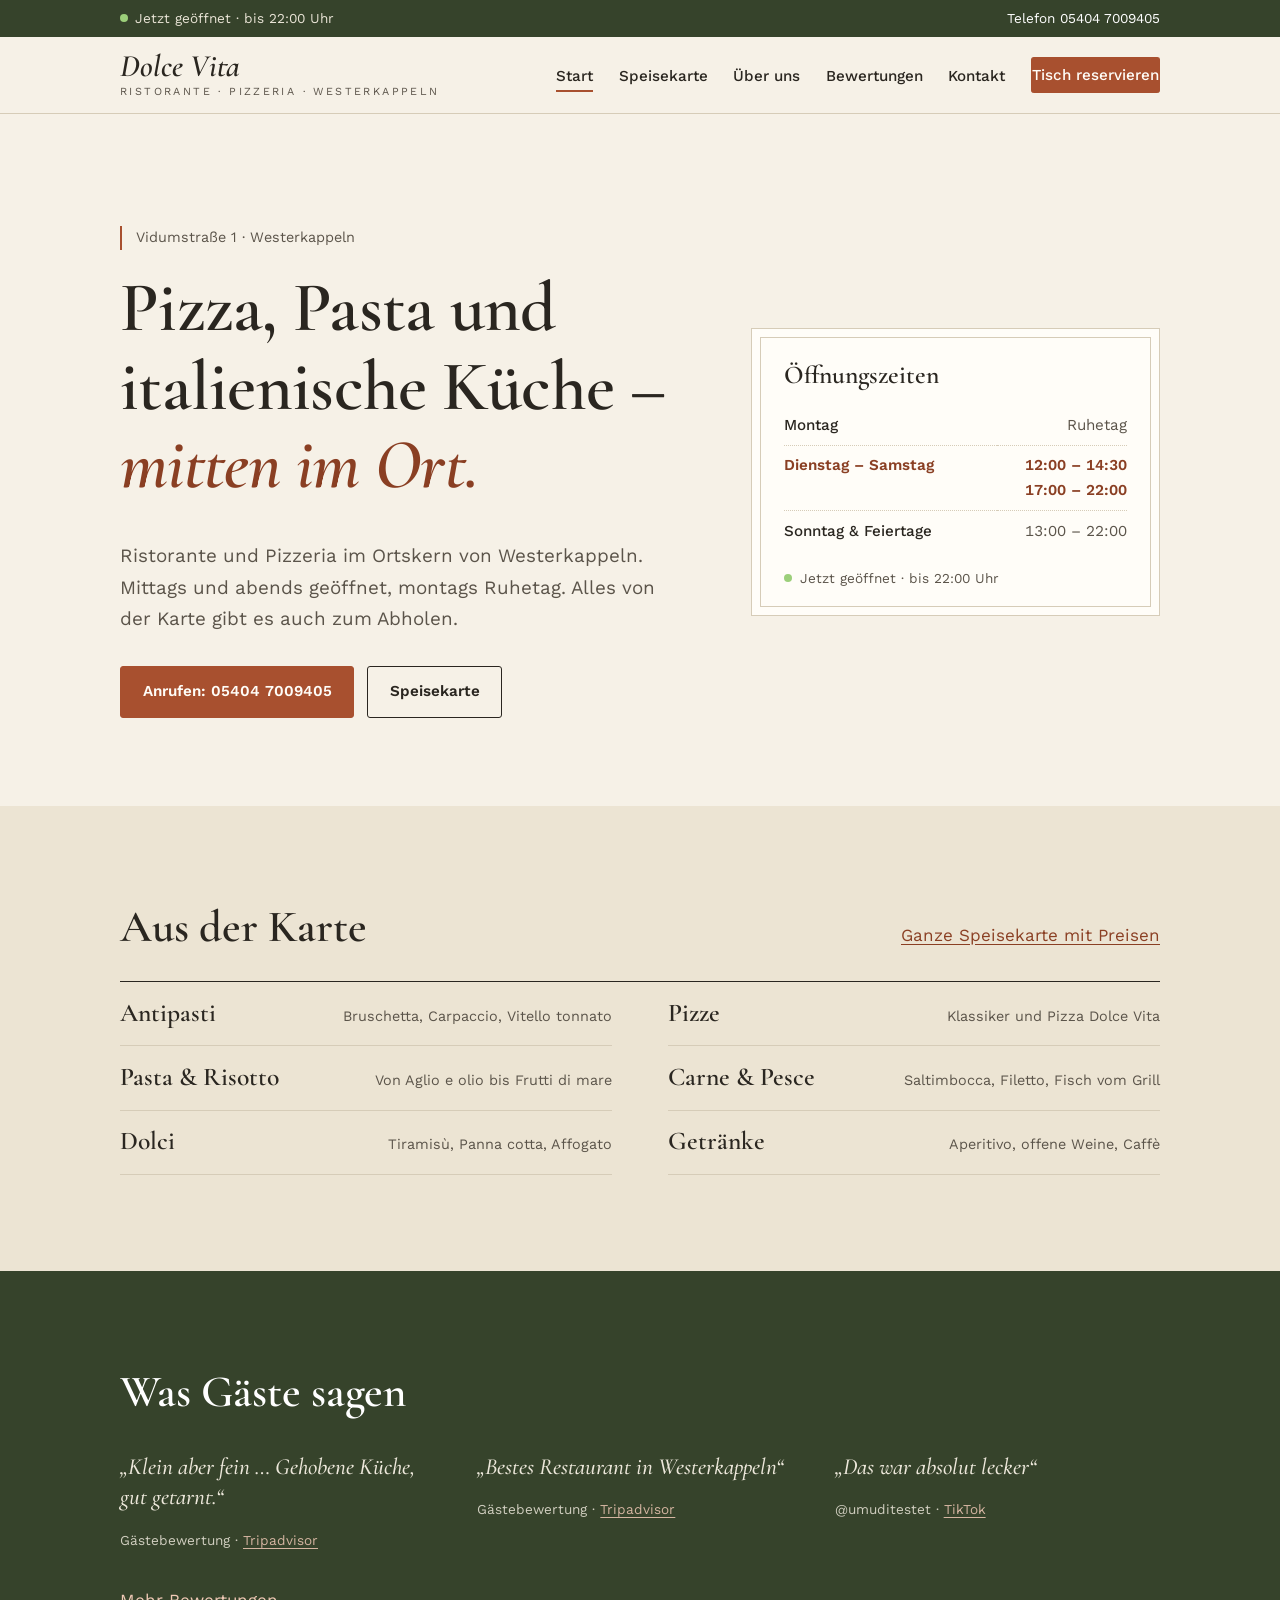
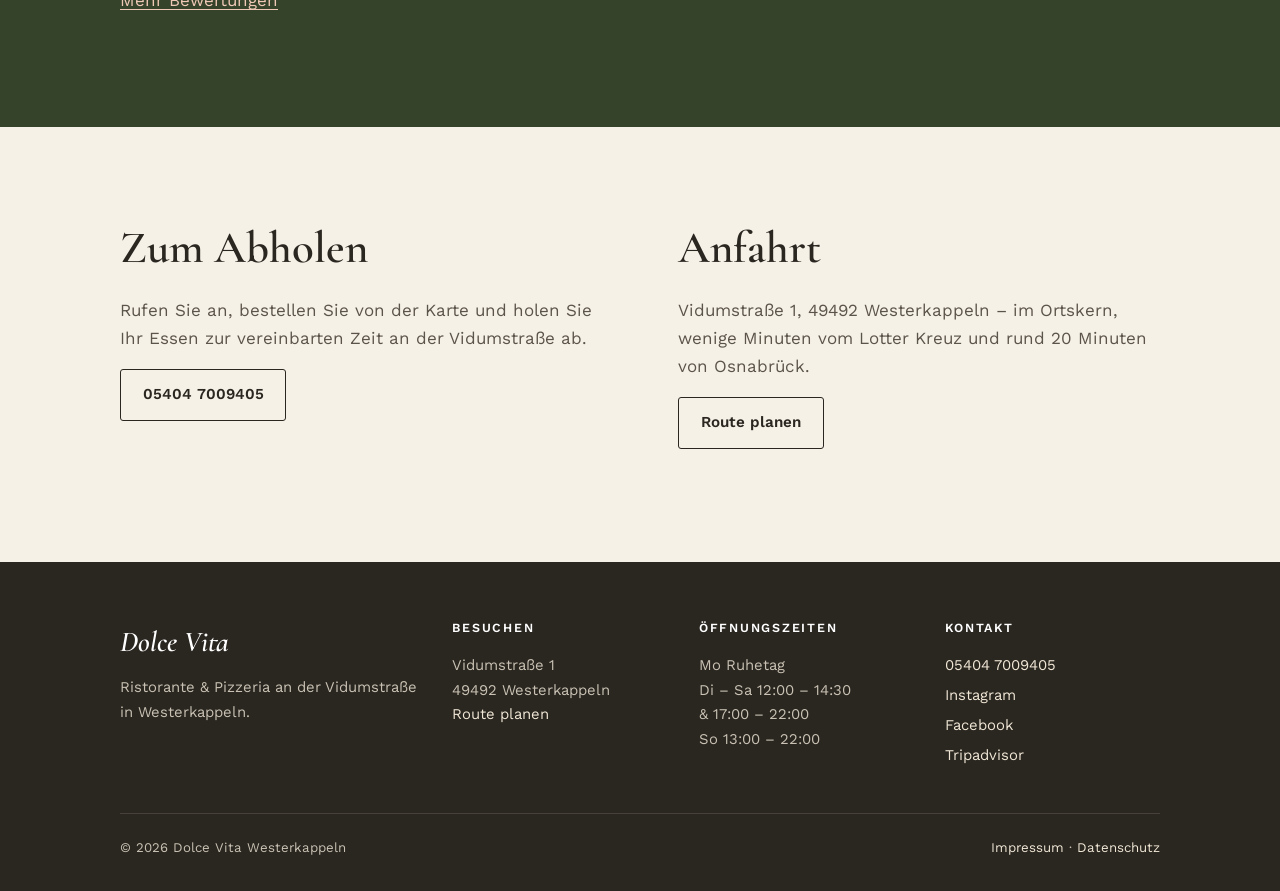
<file: index.html>
<!doctype html>
<html lang="de">
<head>
<meta charset="utf-8">
<meta name="viewport" content="width=device-width, initial-scale=1">
<title>Dolce Vita – Ristorante & Pizzeria in Westerkappeln</title>
<meta name="description" content="Italienisches Restaurant und Pizzeria im Ortskern von Westerkappeln. Pizza, Pasta, Fleisch und Fisch – Vidumstraße 1, Telefon 05404 7009405.">
<meta name="theme-color" content="#36432b">
<meta property="og:type" content="restaurant">
<meta property="og:title" content="Dolce Vita – Ristorante & Pizzeria in Westerkappeln">
<meta property="og:description" content="Italienisches Restaurant und Pizzeria im Ortskern von Westerkappeln. Pizza, Pasta, Fleisch und Fisch – Vidumstraße 1, Telefon 05404 7009405.">
<meta property="og:locale" content="de_DE">
<link rel="icon" href="img/favicon.svg" type="image/svg+xml">
<link rel="stylesheet" href="css/style.css">
<script type="application/ld+json">
{
  "@context": "https://schema.org",
  "@type": "Restaurant",
  "name": "Dolce Vita",
  "servesCuisine": ["Italienisch", "Pizza", "Pasta"],
  "telephone": "+4954047009405",
  "priceRange": "€€",
  "address": {
    "@type": "PostalAddress",
    "streetAddress": "Vidumstraße 1",
    "postalCode": "49492",
    "addressLocality": "Westerkappeln",
    "addressRegion": "Nordrhein-Westfalen",
    "addressCountry": "DE"
  },
  "openingHoursSpecification": [
    {"@type": "OpeningHoursSpecification", "dayOfWeek": ["Tuesday","Wednesday","Thursday","Friday","Saturday"], "opens": "12:00", "closes": "14:30"},
    {"@type": "OpeningHoursSpecification", "dayOfWeek": ["Tuesday","Wednesday","Thursday","Friday","Saturday"], "opens": "17:00", "closes": "22:00"},
    {"@type": "OpeningHoursSpecification", "dayOfWeek": "Sunday", "opens": "13:00", "closes": "22:00"}
  ],
  "hasMenu": "speisekarte.html",
  "acceptsReservations": "True",
  "sameAs": ["https://www.instagram.com/dolcevita_westerkappeln/", "https://www.facebook.com/p/Dolce-vita-100069733084038/", "https://www.tripadvisor.de/Restaurant_Review-g3331348-d24987084-Reviews-Dolce_vita-Westerkappeln_North_Rhine_Westphalia.html"]
}
</script>
</head>
<body>
<a class="skip" href="#inhalt">Zum Inhalt springen</a>
<div class="topbar">
  <div class="wrap">
    <span data-status>Vidumstraße 1 · Westerkappeln</span>
    <span><a href="tel:+4954047009405">Telefon 05404 7009405</a></span>
  </div>
</div>
<header class="site-header">
  <div class="wrap">
    <a class="brand" href="index.html" aria-label="Dolce Vita – zur Startseite">
      <span class="brand-name">Dolce Vita</span>
      <span class="brand-sub">Ristorante · Pizzeria · Westerkappeln</span>
    </a>
    <button class="nav-toggle" aria-expanded="false" aria-controls="nav">Menü</button>
    <nav class="nav" id="nav" aria-label="Hauptnavigation">
      <ul>
        <li><a href="index.html" aria-current="page">Start</a></li><li><a href="speisekarte.html">Speisekarte</a></li><li><a href="ueber-uns.html">Über uns</a></li><li><a href="bewertungen.html">Bewertungen</a></li><li><a href="kontakt.html">Kontakt</a></li><li><a class="btn btn-small" href="tel:+4954047009405">Tisch reservieren</a></li>
      </ul>
    </nav>
  </div>
</header>
<main id="inhalt">
<section class="hero">
  <div class="wrap hero-grid">
    <div>
      <p class="hero-place">Vidumstraße 1 · Westerkappeln</p>
      <h1>Pizza, Pasta und italienische Küche – <em>mitten im Ort.</em></h1>
      <p class="lead">Ristorante und Pizzeria im Ortskern von Westerkappeln. Mittags und abends geöffnet, montags Ruhetag. Alles von der Karte gibt es auch zum Abholen.</p>
      <div class="hero-actions">
        <a class="btn" href="tel:+4954047009405">Anrufen: 05404 7009405</a>
        <a class="btn btn-ghost" href="speisekarte.html">Speisekarte</a>
      </div>
    </div>
    <aside class="hero-card" aria-labelledby="oz">
      <h2 id="oz">Öffnungszeiten</h2>
      <table class="hours">
          <tr data-day="1"><th>Montag</th><td>Ruhetag</td></tr>
          <tr data-day="2,3,4,5,6"><th>Dienstag – Samstag</th><td>12:00 – 14:30<br>17:00 – 22:00</td></tr>
          <tr data-day="0"><th>Sonntag &amp; Feiertage</th><td>13:00 – 22:00</td></tr>
        </table>
      <p class="small" data-status></p>
    </aside>
  </div>
</section>

<section class="section section-alt">
  <div class="wrap">
    <div class="split-head">
      <h2>Aus der Karte</h2>
      <a href="speisekarte.html">Ganze Speisekarte mit Preisen</a>
    </div>
    <ul class="cat-list">
      <li><a href="speisekarte.html#antipasti"><span class="cat-name">Antipasti</span><span class="cat-desc">Bruschetta, Carpaccio, Vitello tonnato</span></a></li>
      <li><a href="speisekarte.html#pizza"><span class="cat-name">Pizze</span><span class="cat-desc">Klassiker und Pizza Dolce Vita</span></a></li>
      <li><a href="speisekarte.html#pasta"><span class="cat-name">Pasta &amp; Risotto</span><span class="cat-desc">Von Aglio e olio bis Frutti di mare</span></a></li>
      <li><a href="speisekarte.html#carne"><span class="cat-name">Carne &amp; Pesce</span><span class="cat-desc">Saltimbocca, Filetto, Fisch vom Grill</span></a></li>
      <li><a href="speisekarte.html#dolci"><span class="cat-name">Dolci</span><span class="cat-desc">Tiramisù, Panna cotta, Affogato</span></a></li>
      <li><a href="speisekarte.html#getraenke"><span class="cat-name">Getränke</span><span class="cat-desc">Aperitivo, offene Weine, Caffè</span></a></li>
    </ul>
  </div>
</section>

<section class="section section-dark">
  <div class="wrap">
    <h2 style="margin-bottom:2.2rem">Was Gäste sagen</h2>
    <div class="quotes">
      <figure class="quote">
        <blockquote>Klein aber fein … Gehobene Küche, gut getarnt.</blockquote>
        <figcaption>Gästebewertung · <a href="https://www.tripadvisor.de/Restaurant_Review-g3331348-d24987084-Reviews-Dolce_vita-Westerkappeln_North_Rhine_Westphalia.html" rel="noopener">Tripadvisor</a></figcaption>
      </figure>
      <figure class="quote">
        <blockquote>Bestes Restaurant in Westerkappeln</blockquote>
        <figcaption>Gästebewertung · <a href="https://www.tripadvisor.de/ShowUserReviews-g3331348-d24987084-r861253359-Dolce_vita-Westerkappeln_North_Rhine_Westphalia.html" rel="noopener">Tripadvisor</a></figcaption>
      </figure>
      <figure class="quote">
        <blockquote>Das war absolut lecker</blockquote>
        <figcaption>@umuditestet · <a href="https://www.tiktok.com/@umuditestet/video/7616672092297170198" rel="noopener">TikTok</a></figcaption>
      </figure>
    </div>
    <p style="margin-top:2.2rem"><a href="bewertungen.html">Mehr Bewertungen</a></p>
  </div>
</section>

<section class="section">
  <div class="wrap two-col">
    <div>
      <h2>Zum Abholen</h2>
      <p style="color:var(--ink-soft)">Rufen Sie an, bestellen Sie von der Karte und holen Sie Ihr Essen zur vereinbarten Zeit an der Vidumstraße ab.</p>
      <p><a class="btn btn-ghost" href="tel:+4954047009405">05404 7009405</a></p>
    </div>
    <div>
      <h2>Anfahrt</h2>
      <p style="color:var(--ink-soft)">Vidumstraße 1, 49492 Westerkappeln – im Ortskern, wenige Minuten vom Lotter Kreuz und rund 20 Minuten von Osnabrück.</p>
      <p><a class="btn btn-ghost" href="https://www.google.com/maps/dir/?api=1&destination=Vidumstra%C3%9Fe+1%2C+49492+Westerkappeln" rel="noopener">Route planen</a></p>
    </div>
  </div>
</section>
</main>
<footer class="site-footer">
  <div class="wrap">
    <div class="footer-grid">
      <div>
        <span class="brand-name" style="font-family:var(--serif);font-style:italic;font-weight:600">Dolce Vita</span>
        <p style="margin-top:.6rem">Ristorante &amp; Pizzeria an der Vidumstraße in Westerkappeln.</p>
      </div>
      <div>
        <h4>Besuchen</h4>
        <p>Vidumstraße 1<br>49492 Westerkappeln<br><a href="https://www.google.com/maps/dir/?api=1&destination=Vidumstra%C3%9Fe+1%2C+49492+Westerkappeln" rel="noopener">Route planen</a></p>
      </div>
      <div>
        <h4>Öffnungszeiten</h4>
        <p>Mo Ruhetag<br>Di – Sa 12:00 – 14:30<br>&amp; 17:00 – 22:00<br>So 13:00 – 22:00</p>
      </div>
      <div>
        <h4>Kontakt</h4>
        <ul>
          <li><a href="tel:+4954047009405">05404 7009405</a></li>
          <li><a href="https://www.instagram.com/dolcevita_westerkappeln/" rel="noopener">Instagram</a></li>
          <li><a href="https://www.facebook.com/p/Dolce-vita-100069733084038/" rel="noopener">Facebook</a></li>
          <li><a href="https://www.tripadvisor.de/Restaurant_Review-g3331348-d24987084-Reviews-Dolce_vita-Westerkappeln_North_Rhine_Westphalia.html" rel="noopener">Tripadvisor</a></li>
        </ul>
      </div>
    </div>
    <div class="footer-bottom">
      <span>© <span id="year">2026</span> Dolce Vita Westerkappeln</span>
      <span><a href="impressum.html">Impressum</a> · <a href="datenschutz.html">Datenschutz</a></span>
    </div>
  </div>
</footer>
<script src="js/main.js"></script>
</body>
</html>
</file>
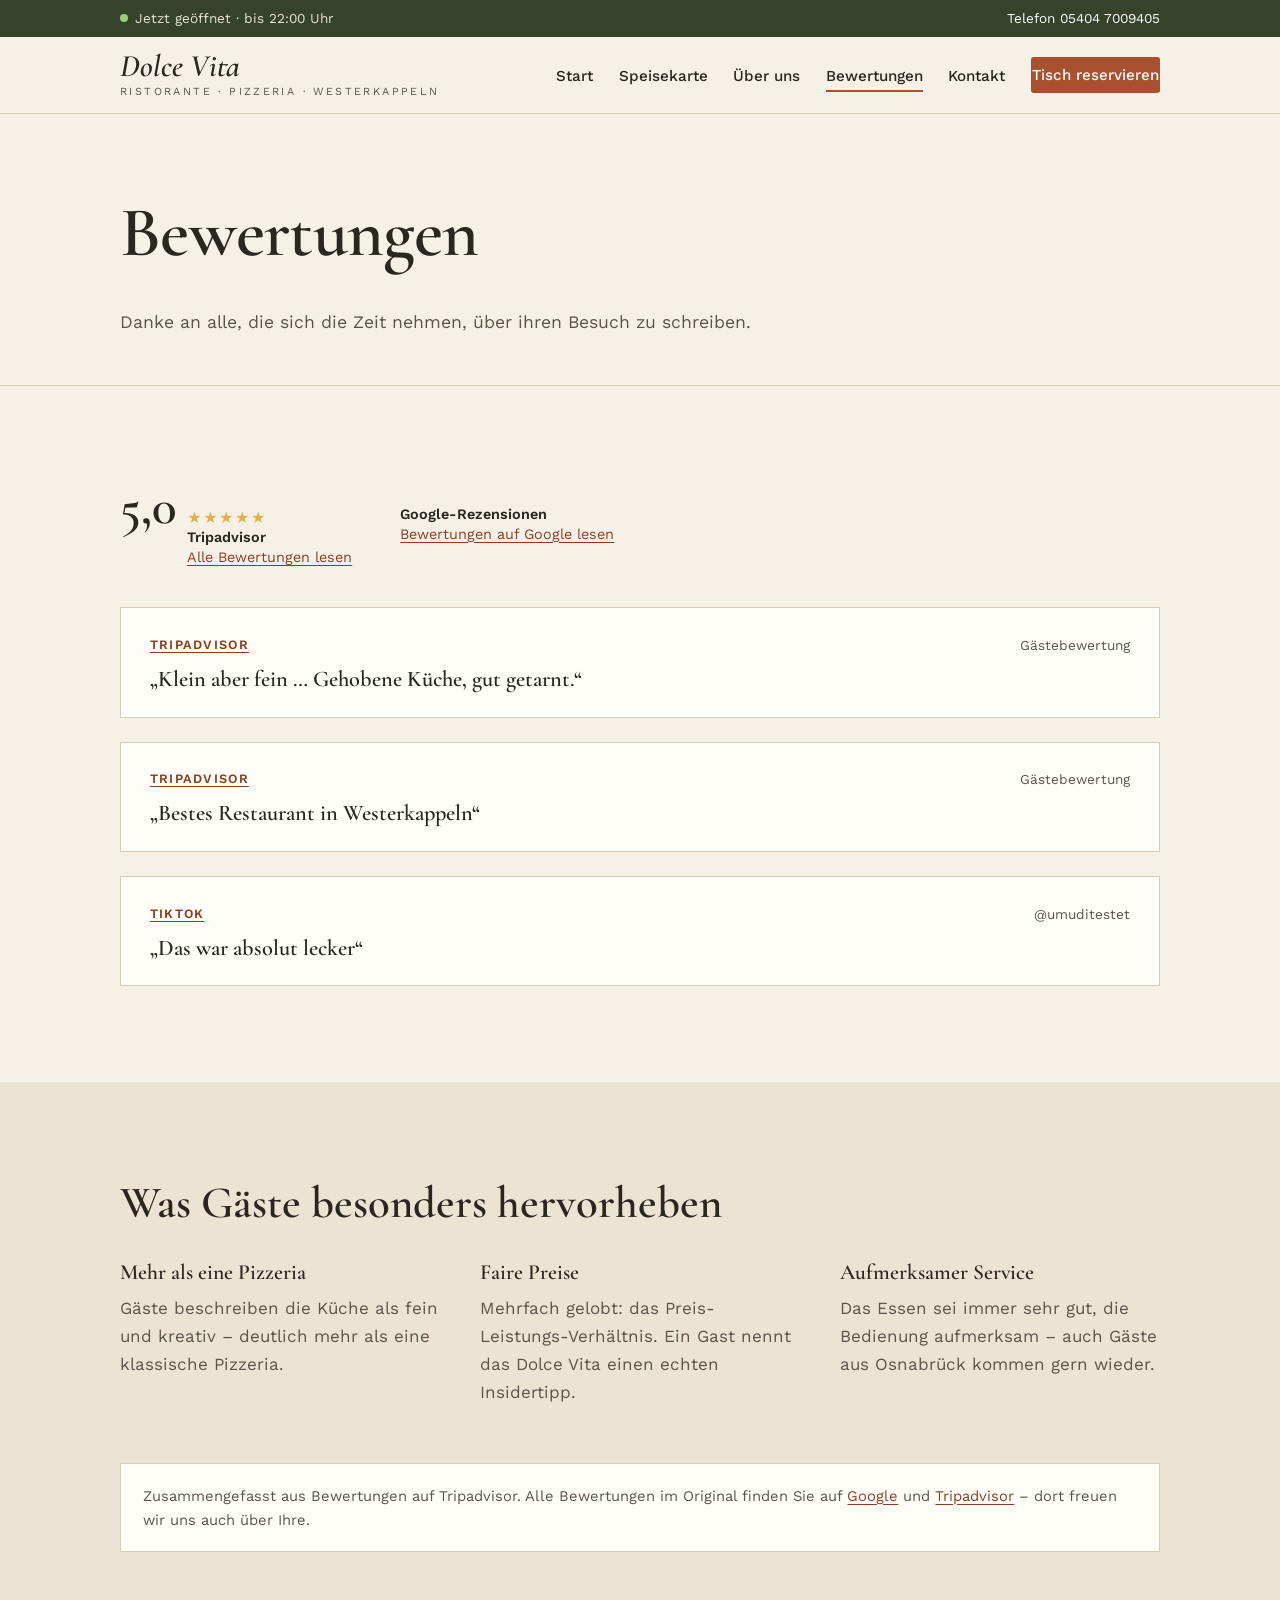
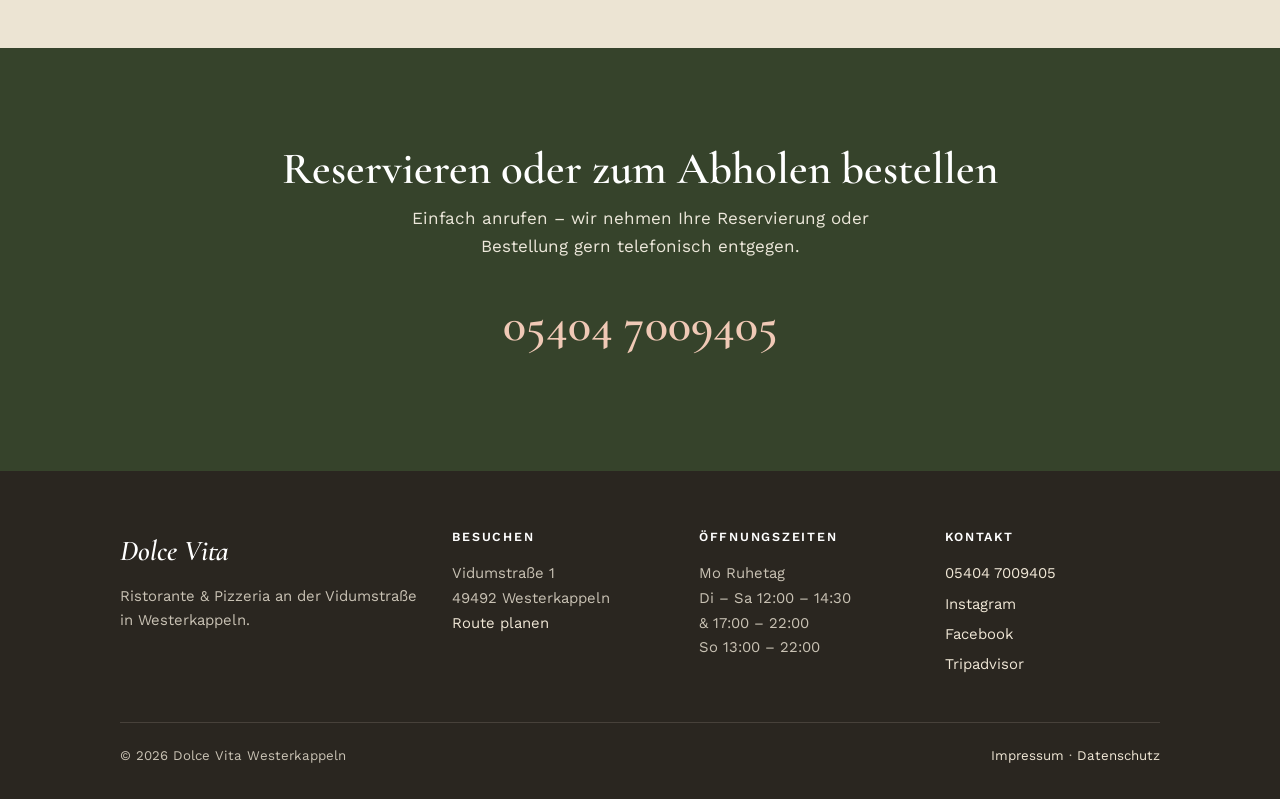
<file: bewertungen.html>
<!doctype html>
<html lang="de">
<head>
<meta charset="utf-8">
<meta name="viewport" content="width=device-width, initial-scale=1">
<title>Bewertungen – Dolce Vita Westerkappeln</title>
<meta name="description" content="Gästebewertungen des Dolce Vita in Westerkappeln: 5,0 von 5 auf Tripadvisor.">
<meta name="theme-color" content="#36432b">
<meta property="og:type" content="restaurant">
<meta property="og:title" content="Bewertungen – Dolce Vita Westerkappeln">
<meta property="og:description" content="Gästebewertungen des Dolce Vita in Westerkappeln: 5,0 von 5 auf Tripadvisor.">
<meta property="og:locale" content="de_DE">
<link rel="icon" href="img/favicon.svg" type="image/svg+xml">
<link rel="stylesheet" href="css/style.css">
</head>
<body>
<a class="skip" href="#inhalt">Zum Inhalt springen</a>
<div class="topbar">
  <div class="wrap">
    <span data-status>Vidumstraße 1 · Westerkappeln</span>
    <span><a href="tel:+4954047009405">Telefon 05404 7009405</a></span>
  </div>
</div>
<header class="site-header">
  <div class="wrap">
    <a class="brand" href="index.html" aria-label="Dolce Vita – zur Startseite">
      <span class="brand-name">Dolce Vita</span>
      <span class="brand-sub">Ristorante · Pizzeria · Westerkappeln</span>
    </a>
    <button class="nav-toggle" aria-expanded="false" aria-controls="nav">Menü</button>
    <nav class="nav" id="nav" aria-label="Hauptnavigation">
      <ul>
        <li><a href="index.html">Start</a></li><li><a href="speisekarte.html">Speisekarte</a></li><li><a href="ueber-uns.html">Über uns</a></li><li><a href="bewertungen.html" aria-current="page">Bewertungen</a></li><li><a href="kontakt.html">Kontakt</a></li><li><a class="btn btn-small" href="tel:+4954047009405">Tisch reservieren</a></li>
      </ul>
    </nav>
  </div>
</header>
<main id="inhalt">
<section class="page-head">
  <div class="wrap">
    <h1>Bewertungen</h1>
    <p>Danke an alle, die sich die Zeit nehmen, über ihren Besuch zu schreiben.</p>
  </div>
</section>

<section class="section">
  <div class="wrap">
    <div class="rating-row">
      <div class="rating">
        <span class="score">5,0</span>
        <span class="meta"><span class="stars" aria-label="5 von 5 Punkten">★★★★★</span><strong>Tripadvisor</strong><a href="https://www.tripadvisor.de/Restaurant_Review-g3331348-d24987084-Reviews-Dolce_vita-Westerkappeln_North_Rhine_Westphalia.html" rel="noopener">Alle Bewertungen lesen</a></span>
      </div>
      <div class="rating" style="align-self:center">
        <span class="meta"><strong>Google-Rezensionen</strong><a href="https://www.google.com/maps/search/?api=1&query=Dolce+Vita+Vidumstra%C3%9Fe+1+49492+Westerkappeln" rel="noopener">Bewertungen auf Google lesen</a></span>
      </div>
    </div>
    <div class="review-list">
      <article class="review">
        <div class="review-head">
          <span class="source"><a href="https://www.tripadvisor.de/Restaurant_Review-g3331348-d24987084-Reviews-Dolce_vita-Westerkappeln_North_Rhine_Westphalia.html" rel="noopener">Tripadvisor</a></span>
          <span style="font-size:.85rem;color:var(--ink-soft)">Gästebewertung</span>
        </div>
        <h3>„Klein aber fein … Gehobene Küche, gut getarnt.“</h3>
      </article>
      <article class="review">
        <div class="review-head">
          <span class="source"><a href="https://www.tripadvisor.de/ShowUserReviews-g3331348-d24987084-r861253359-Dolce_vita-Westerkappeln_North_Rhine_Westphalia.html" rel="noopener">Tripadvisor</a></span>
          <span style="font-size:.85rem;color:var(--ink-soft)">Gästebewertung</span>
        </div>
        <h3>„Bestes Restaurant in Westerkappeln“</h3>
      </article>
      <article class="review">
        <div class="review-head">
          <span class="source"><a href="https://www.tiktok.com/@umuditestet/video/7616672092297170198" rel="noopener">TikTok</a></span>
          <span style="font-size:.85rem;color:var(--ink-soft)">@umuditestet</span>
        </div>
        <h3>„Das war absolut lecker“</h3>
      </article>
    </div>
  </div>
</section>

<section class="section section-alt">
  <div class="wrap">
    <h2 style="margin-bottom:2rem">Was Gäste besonders hervorheben</h2>
    <div class="info-grid">
      <div>
        <h3>Mehr als eine Pizzeria</h3>
        <p>Gäste beschreiben die Küche als fein und kreativ – deutlich mehr als eine klassische Pizzeria.</p>
      </div>
      <div>
        <h3>Faire Preise</h3>
        <p>Mehrfach gelobt: das Preis-Leistungs-Verhältnis. Ein Gast nennt das Dolce Vita einen echten Insidertipp.</p>
      </div>
      <div>
        <h3>Aufmerksamer Service</h3>
        <p>Das Essen sei immer sehr gut, die Bedienung aufmerksam – auch Gäste aus Osnabrück kommen gern wieder.</p>
      </div>
    </div>
    <div class="menu-note" style="margin-top:2.5rem">
      <p>Zusammengefasst aus Bewertungen auf Tripadvisor. Alle Bewertungen im Original finden Sie auf <a href="https://www.google.com/maps/search/?api=1&query=Dolce+Vita+Vidumstra%C3%9Fe+1+49492+Westerkappeln" rel="noopener">Google</a> und <a href="https://www.tripadvisor.de/Restaurant_Review-g3331348-d24987084-Reviews-Dolce_vita-Westerkappeln_North_Rhine_Westphalia.html" rel="noopener">Tripadvisor</a> – dort freuen wir uns auch über Ihre.</p>
    </div>
  </div>
</section>
<section class="section section-dark cta-band">
  <div class="wrap">
    <h2>Reservieren oder zum Abholen bestellen</h2>
    <p>Einfach anrufen – wir nehmen Ihre Reservierung oder Bestellung gern telefonisch entgegen.</p>
    <a class="phone-big" href="tel:+4954047009405">05404 7009405</a>
  </div>
</section>
</main>
<footer class="site-footer">
  <div class="wrap">
    <div class="footer-grid">
      <div>
        <span class="brand-name" style="font-family:var(--serif);font-style:italic;font-weight:600">Dolce Vita</span>
        <p style="margin-top:.6rem">Ristorante &amp; Pizzeria an der Vidumstraße in Westerkappeln.</p>
      </div>
      <div>
        <h4>Besuchen</h4>
        <p>Vidumstraße 1<br>49492 Westerkappeln<br><a href="https://www.google.com/maps/dir/?api=1&destination=Vidumstra%C3%9Fe+1%2C+49492+Westerkappeln" rel="noopener">Route planen</a></p>
      </div>
      <div>
        <h4>Öffnungszeiten</h4>
        <p>Mo Ruhetag<br>Di – Sa 12:00 – 14:30<br>&amp; 17:00 – 22:00<br>So 13:00 – 22:00</p>
      </div>
      <div>
        <h4>Kontakt</h4>
        <ul>
          <li><a href="tel:+4954047009405">05404 7009405</a></li>
          <li><a href="https://www.instagram.com/dolcevita_westerkappeln/" rel="noopener">Instagram</a></li>
          <li><a href="https://www.facebook.com/p/Dolce-vita-100069733084038/" rel="noopener">Facebook</a></li>
          <li><a href="https://www.tripadvisor.de/Restaurant_Review-g3331348-d24987084-Reviews-Dolce_vita-Westerkappeln_North_Rhine_Westphalia.html" rel="noopener">Tripadvisor</a></li>
        </ul>
      </div>
    </div>
    <div class="footer-bottom">
      <span>© <span id="year">2026</span> Dolce Vita Westerkappeln</span>
      <span><a href="impressum.html">Impressum</a> · <a href="datenschutz.html">Datenschutz</a></span>
    </div>
  </div>
</footer>
<script src="js/main.js"></script>
</body>
</html>
</file>
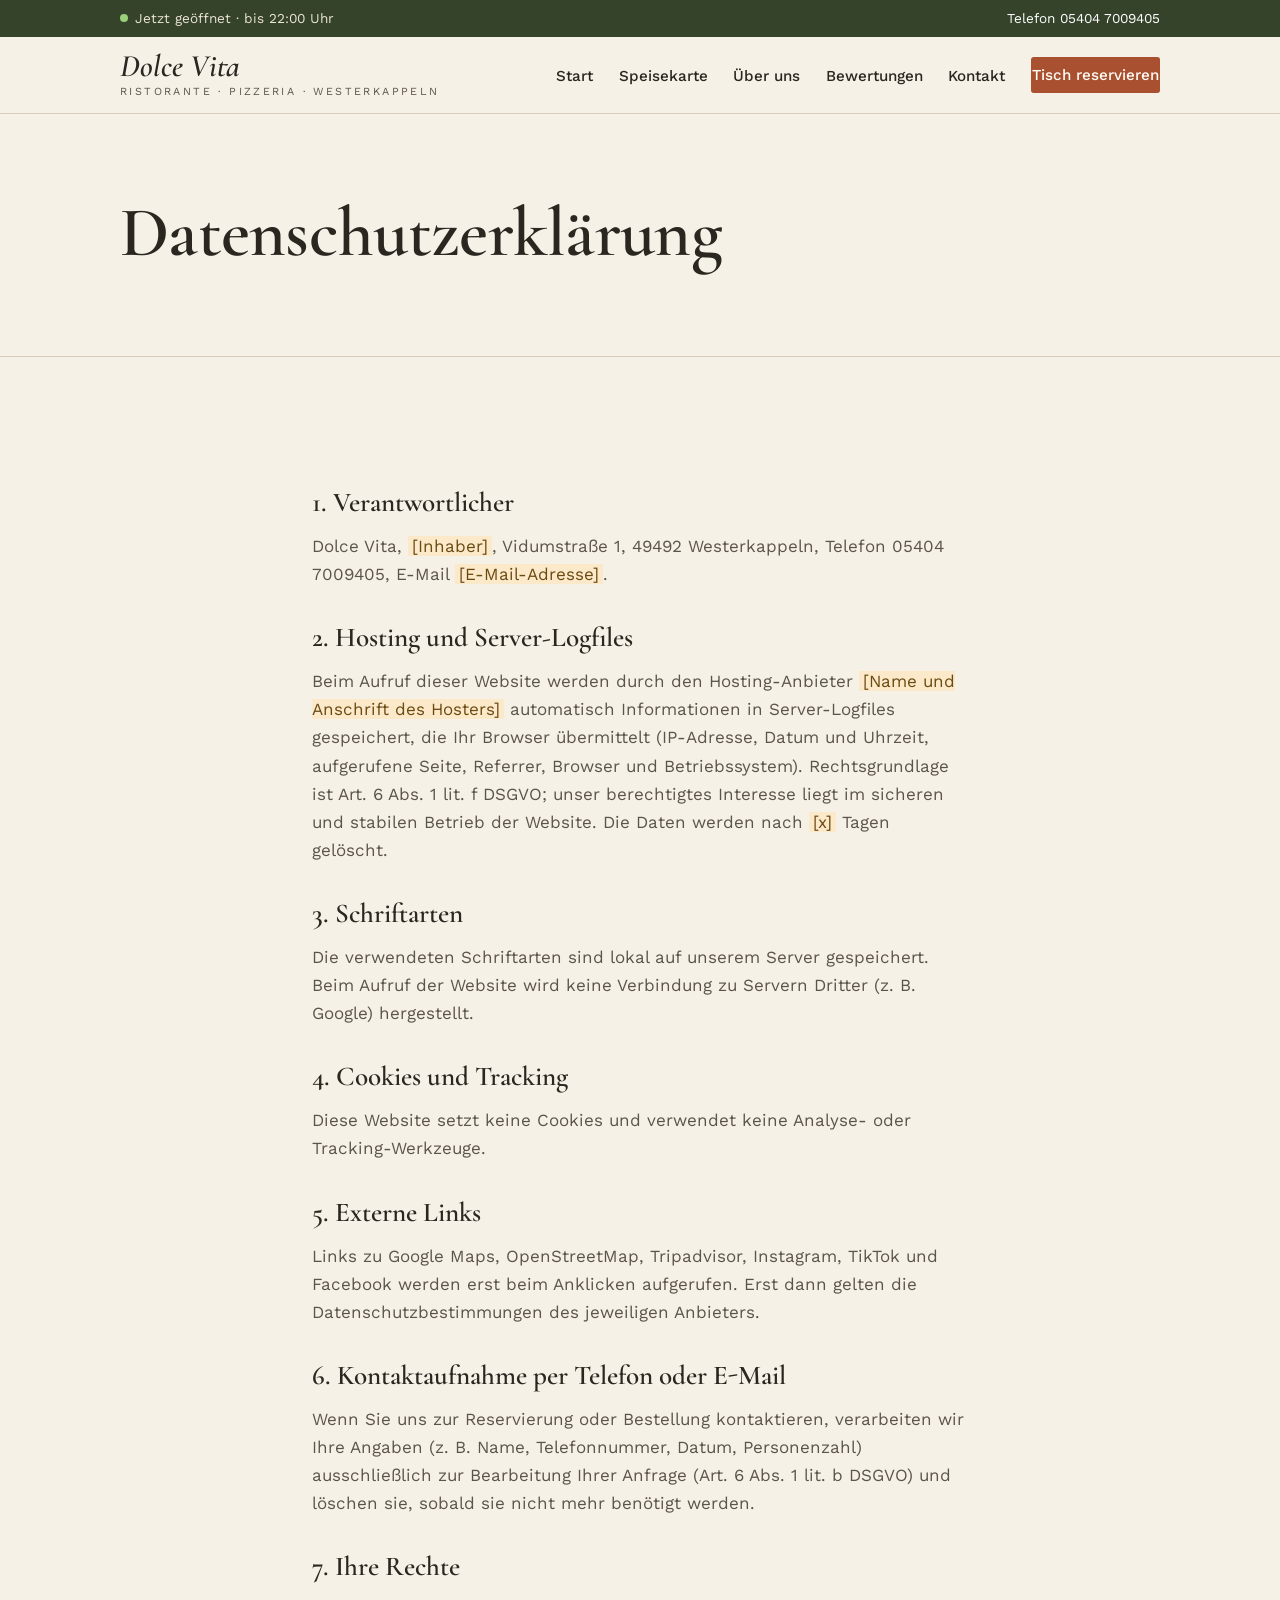
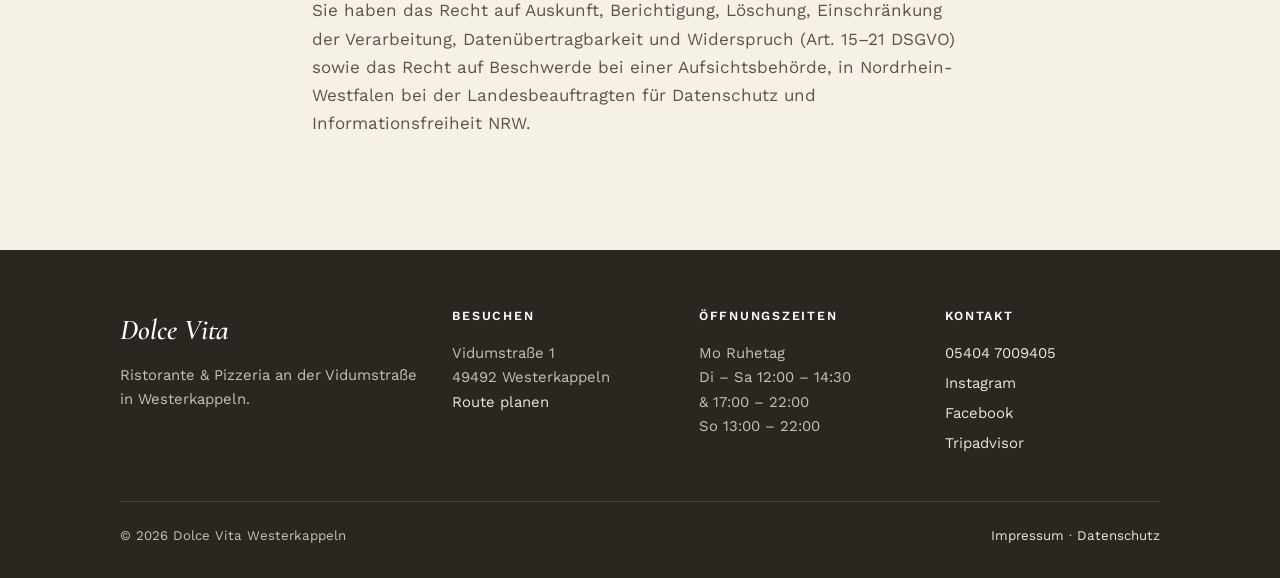
<file: datenschutz.html>
<!doctype html>
<html lang="de">
<head>
<meta charset="utf-8">
<meta name="viewport" content="width=device-width, initial-scale=1">
<title>Datenschutz – Dolce Vita Westerkappeln</title>
<meta name="description" content="Datenschutzerklärung des Restaurants Dolce Vita in Westerkappeln.">
<meta name="theme-color" content="#36432b">
<meta property="og:type" content="restaurant">
<meta property="og:title" content="Datenschutz – Dolce Vita Westerkappeln">
<meta property="og:description" content="Datenschutzerklärung des Restaurants Dolce Vita in Westerkappeln.">
<meta property="og:locale" content="de_DE">
<link rel="icon" href="img/favicon.svg" type="image/svg+xml">
<link rel="stylesheet" href="css/style.css">
<meta name="robots" content="noindex">
</head>
<body>
<a class="skip" href="#inhalt">Zum Inhalt springen</a>
<div class="topbar">
  <div class="wrap">
    <span data-status>Vidumstraße 1 · Westerkappeln</span>
    <span><a href="tel:+4954047009405">Telefon 05404 7009405</a></span>
  </div>
</div>
<header class="site-header">
  <div class="wrap">
    <a class="brand" href="index.html" aria-label="Dolce Vita – zur Startseite">
      <span class="brand-name">Dolce Vita</span>
      <span class="brand-sub">Ristorante · Pizzeria · Westerkappeln</span>
    </a>
    <button class="nav-toggle" aria-expanded="false" aria-controls="nav">Menü</button>
    <nav class="nav" id="nav" aria-label="Hauptnavigation">
      <ul>
        <li><a href="index.html">Start</a></li><li><a href="speisekarte.html">Speisekarte</a></li><li><a href="ueber-uns.html">Über uns</a></li><li><a href="bewertungen.html">Bewertungen</a></li><li><a href="kontakt.html">Kontakt</a></li><li><a class="btn btn-small" href="tel:+4954047009405">Tisch reservieren</a></li>
      </ul>
    </nav>
  </div>
</header>
<main id="inhalt">
<section class="page-head">
  <div class="wrap"><h1>Datenschutzerklärung</h1></div>
</section>
<section class="section">
  <div class="wrap legal">
    <h2>1. Verantwortlicher</h2>
    <p>Dolce Vita, <span class="todo">[Inhaber]</span>, Vidumstraße 1, 49492 Westerkappeln, Telefon 05404 7009405, E-Mail <span class="todo">[E-Mail-Adresse]</span>.</p>

    <h2>2. Hosting und Server-Logfiles</h2>
    <p>Beim Aufruf dieser Website werden durch den Hosting-Anbieter <span class="todo">[Name und Anschrift des Hosters]</span> automatisch Informationen in Server-Logfiles gespeichert, die Ihr Browser übermittelt (IP-Adresse, Datum und Uhrzeit, aufgerufene Seite, Referrer, Browser und Betriebssystem). Rechtsgrundlage ist Art. 6 Abs. 1 lit. f DSGVO; unser berechtigtes Interesse liegt im sicheren und stabilen Betrieb der Website. Die Daten werden nach <span class="todo">[x]</span> Tagen gelöscht.</p>

    <h2>3. Schriftarten</h2>
    <p>Die verwendeten Schriftarten sind lokal auf unserem Server gespeichert. Beim Aufruf der Website wird keine Verbindung zu Servern Dritter (z. B. Google) hergestellt.</p>

    <h2>4. Cookies und Tracking</h2>
    <p>Diese Website setzt keine Cookies und verwendet keine Analyse- oder Tracking-Werkzeuge.</p>

    <h2>5. Externe Links</h2>
    <p>Links zu Google Maps, OpenStreetMap, Tripadvisor, Instagram, TikTok und Facebook werden erst beim Anklicken aufgerufen. Erst dann gelten die Datenschutzbestimmungen des jeweiligen Anbieters.</p>

    <h2>6. Kontaktaufnahme per Telefon oder E-Mail</h2>
    <p>Wenn Sie uns zur Reservierung oder Bestellung kontaktieren, verarbeiten wir Ihre Angaben (z. B. Name, Telefonnummer, Datum, Personenzahl) ausschließlich zur Bearbeitung Ihrer Anfrage (Art. 6 Abs. 1 lit. b DSGVO) und löschen sie, sobald sie nicht mehr benötigt werden.</p>

    <h2>7. Ihre Rechte</h2>
    <p>Sie haben das Recht auf Auskunft, Berichtigung, Löschung, Einschränkung der Verarbeitung, Datenübertragbarkeit und Widerspruch (Art. 15–21 DSGVO) sowie das Recht auf Beschwerde bei einer Aufsichtsbehörde, in Nordrhein-Westfalen bei der Landesbeauftragten für Datenschutz und Informationsfreiheit NRW.</p>
  </div>
</section>
</main>
<footer class="site-footer">
  <div class="wrap">
    <div class="footer-grid">
      <div>
        <span class="brand-name" style="font-family:var(--serif);font-style:italic;font-weight:600">Dolce Vita</span>
        <p style="margin-top:.6rem">Ristorante &amp; Pizzeria an der Vidumstraße in Westerkappeln.</p>
      </div>
      <div>
        <h4>Besuchen</h4>
        <p>Vidumstraße 1<br>49492 Westerkappeln<br><a href="https://www.google.com/maps/dir/?api=1&destination=Vidumstra%C3%9Fe+1%2C+49492+Westerkappeln" rel="noopener">Route planen</a></p>
      </div>
      <div>
        <h4>Öffnungszeiten</h4>
        <p>Mo Ruhetag<br>Di – Sa 12:00 – 14:30<br>&amp; 17:00 – 22:00<br>So 13:00 – 22:00</p>
      </div>
      <div>
        <h4>Kontakt</h4>
        <ul>
          <li><a href="tel:+4954047009405">05404 7009405</a></li>
          <li><a href="https://www.instagram.com/dolcevita_westerkappeln/" rel="noopener">Instagram</a></li>
          <li><a href="https://www.facebook.com/p/Dolce-vita-100069733084038/" rel="noopener">Facebook</a></li>
          <li><a href="https://www.tripadvisor.de/Restaurant_Review-g3331348-d24987084-Reviews-Dolce_vita-Westerkappeln_North_Rhine_Westphalia.html" rel="noopener">Tripadvisor</a></li>
        </ul>
      </div>
    </div>
    <div class="footer-bottom">
      <span>© <span id="year">2026</span> Dolce Vita Westerkappeln</span>
      <span><a href="impressum.html">Impressum</a> · <a href="datenschutz.html">Datenschutz</a></span>
    </div>
  </div>
</footer>
<script src="js/main.js"></script>
</body>
</html>
</file>
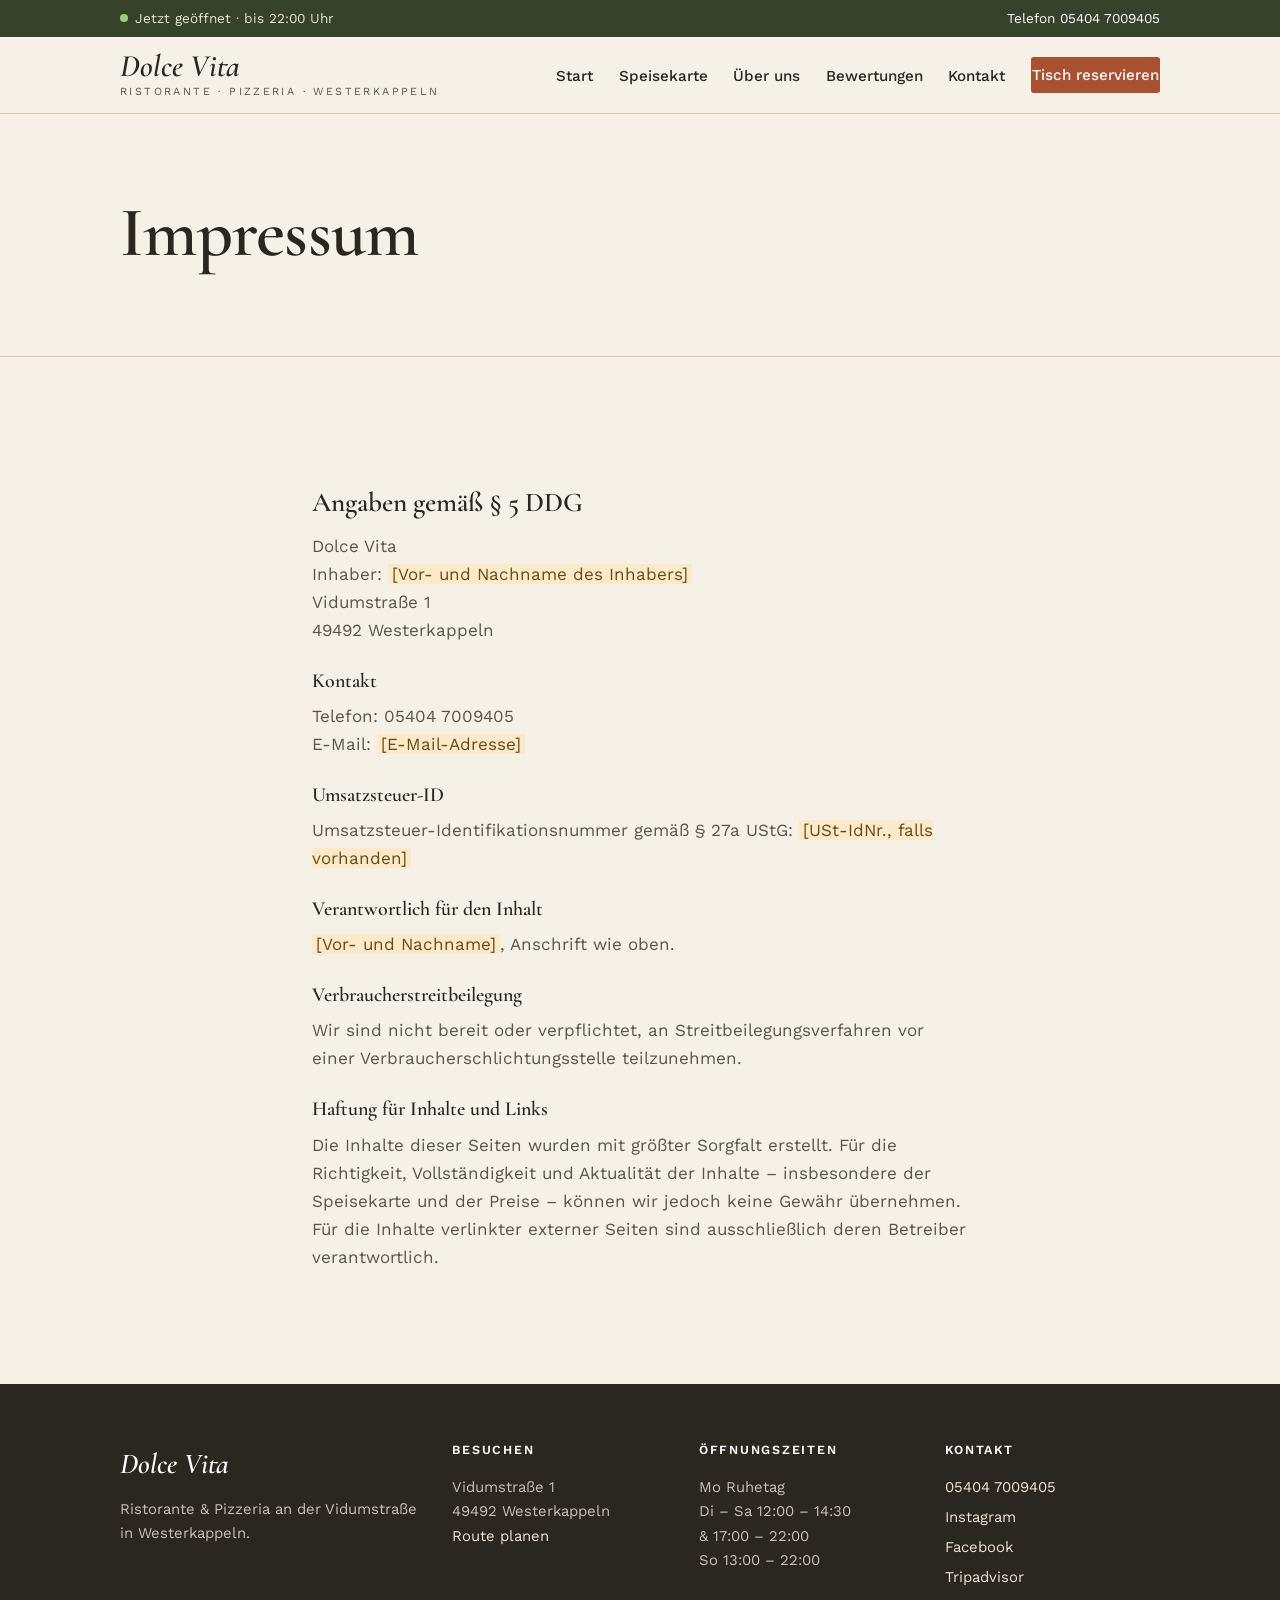
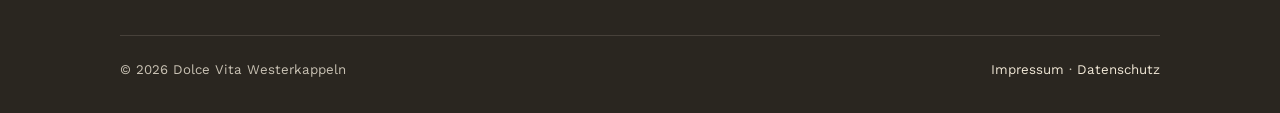
<file: impressum.html>
<!doctype html>
<html lang="de">
<head>
<meta charset="utf-8">
<meta name="viewport" content="width=device-width, initial-scale=1">
<title>Impressum – Dolce Vita Westerkappeln</title>
<meta name="description" content="Impressum des Restaurants Dolce Vita in Westerkappeln.">
<meta name="theme-color" content="#36432b">
<meta property="og:type" content="restaurant">
<meta property="og:title" content="Impressum – Dolce Vita Westerkappeln">
<meta property="og:description" content="Impressum des Restaurants Dolce Vita in Westerkappeln.">
<meta property="og:locale" content="de_DE">
<link rel="icon" href="img/favicon.svg" type="image/svg+xml">
<link rel="stylesheet" href="css/style.css">
<meta name="robots" content="noindex">
</head>
<body>
<a class="skip" href="#inhalt">Zum Inhalt springen</a>
<div class="topbar">
  <div class="wrap">
    <span data-status>Vidumstraße 1 · Westerkappeln</span>
    <span><a href="tel:+4954047009405">Telefon 05404 7009405</a></span>
  </div>
</div>
<header class="site-header">
  <div class="wrap">
    <a class="brand" href="index.html" aria-label="Dolce Vita – zur Startseite">
      <span class="brand-name">Dolce Vita</span>
      <span class="brand-sub">Ristorante · Pizzeria · Westerkappeln</span>
    </a>
    <button class="nav-toggle" aria-expanded="false" aria-controls="nav">Menü</button>
    <nav class="nav" id="nav" aria-label="Hauptnavigation">
      <ul>
        <li><a href="index.html">Start</a></li><li><a href="speisekarte.html">Speisekarte</a></li><li><a href="ueber-uns.html">Über uns</a></li><li><a href="bewertungen.html">Bewertungen</a></li><li><a href="kontakt.html">Kontakt</a></li><li><a class="btn btn-small" href="tel:+4954047009405">Tisch reservieren</a></li>
      </ul>
    </nav>
  </div>
</header>
<main id="inhalt">
<section class="page-head">
  <div class="wrap"><h1>Impressum</h1></div>
</section>
<section class="section">
  <div class="wrap legal">
    <h2>Angaben gemäß § 5 DDG</h2>
    <p>Dolce Vita<br>Inhaber: <span class="todo">[Vor- und Nachname des Inhabers]</span><br>Vidumstraße 1<br>49492 Westerkappeln</p>
    <h3>Kontakt</h3>
    <p>Telefon: 05404 7009405<br>E-Mail: <span class="todo">[E-Mail-Adresse]</span></p>
    <h3>Umsatzsteuer-ID</h3>
    <p>Umsatzsteuer-Identifikationsnummer gemäß § 27a UStG: <span class="todo">[USt-IdNr., falls vorhanden]</span></p>
    <h3>Verantwortlich für den Inhalt</h3>
    <p><span class="todo">[Vor- und Nachname]</span>, Anschrift wie oben.</p>
    <h3>Verbraucherstreitbeilegung</h3>
    <p>Wir sind nicht bereit oder verpflichtet, an Streitbeilegungsverfahren vor einer Verbraucherschlichtungsstelle teilzunehmen.</p>
    <h3>Haftung für Inhalte und Links</h3>
    <p>Die Inhalte dieser Seiten wurden mit größter Sorgfalt erstellt. Für die Richtigkeit, Vollständigkeit und Aktualität der Inhalte – insbesondere der Speisekarte und der Preise – können wir jedoch keine Gewähr übernehmen. Für die Inhalte verlinkter externer Seiten sind ausschließlich deren Betreiber verantwortlich.</p>
  </div>
</section>
</main>
<footer class="site-footer">
  <div class="wrap">
    <div class="footer-grid">
      <div>
        <span class="brand-name" style="font-family:var(--serif);font-style:italic;font-weight:600">Dolce Vita</span>
        <p style="margin-top:.6rem">Ristorante &amp; Pizzeria an der Vidumstraße in Westerkappeln.</p>
      </div>
      <div>
        <h4>Besuchen</h4>
        <p>Vidumstraße 1<br>49492 Westerkappeln<br><a href="https://www.google.com/maps/dir/?api=1&destination=Vidumstra%C3%9Fe+1%2C+49492+Westerkappeln" rel="noopener">Route planen</a></p>
      </div>
      <div>
        <h4>Öffnungszeiten</h4>
        <p>Mo Ruhetag<br>Di – Sa 12:00 – 14:30<br>&amp; 17:00 – 22:00<br>So 13:00 – 22:00</p>
      </div>
      <div>
        <h4>Kontakt</h4>
        <ul>
          <li><a href="tel:+4954047009405">05404 7009405</a></li>
          <li><a href="https://www.instagram.com/dolcevita_westerkappeln/" rel="noopener">Instagram</a></li>
          <li><a href="https://www.facebook.com/p/Dolce-vita-100069733084038/" rel="noopener">Facebook</a></li>
          <li><a href="https://www.tripadvisor.de/Restaurant_Review-g3331348-d24987084-Reviews-Dolce_vita-Westerkappeln_North_Rhine_Westphalia.html" rel="noopener">Tripadvisor</a></li>
        </ul>
      </div>
    </div>
    <div class="footer-bottom">
      <span>© <span id="year">2026</span> Dolce Vita Westerkappeln</span>
      <span><a href="impressum.html">Impressum</a> · <a href="datenschutz.html">Datenschutz</a></span>
    </div>
  </div>
</footer>
<script src="js/main.js"></script>
</body>
</html>
</file>
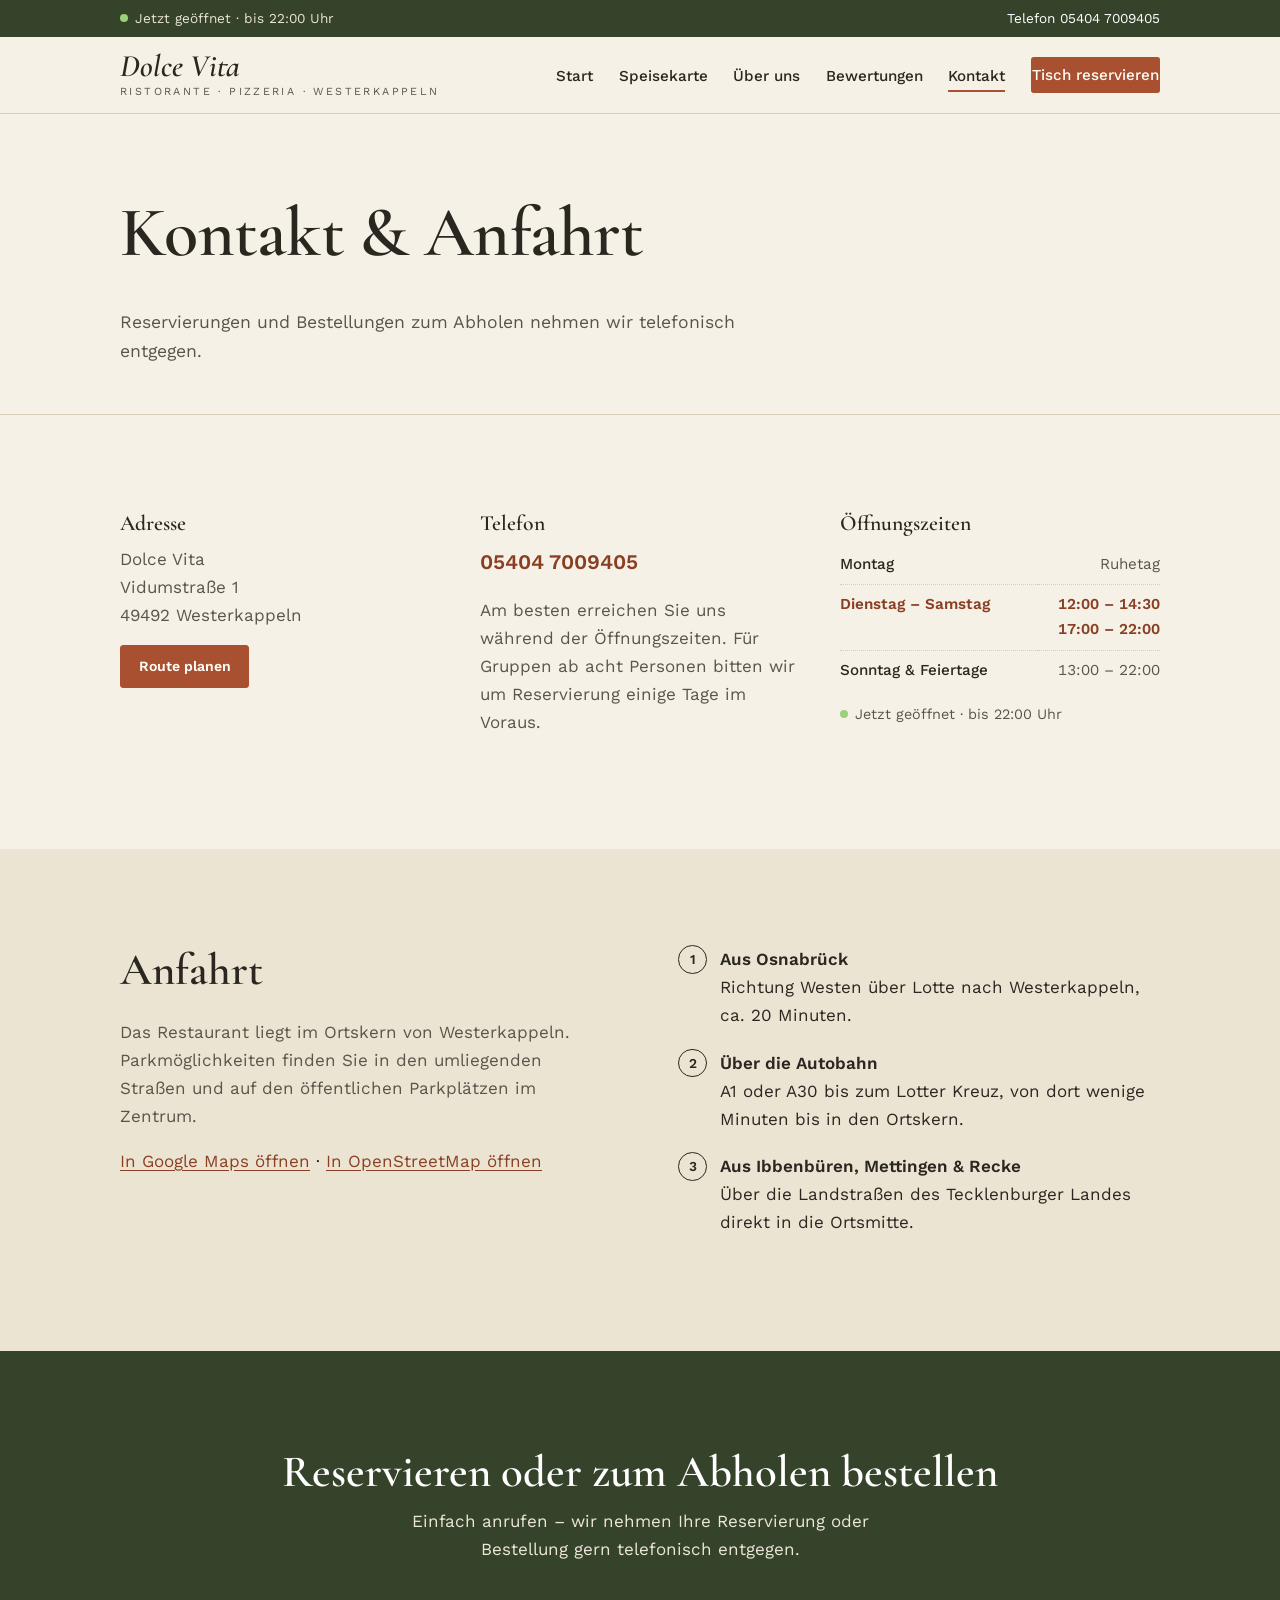
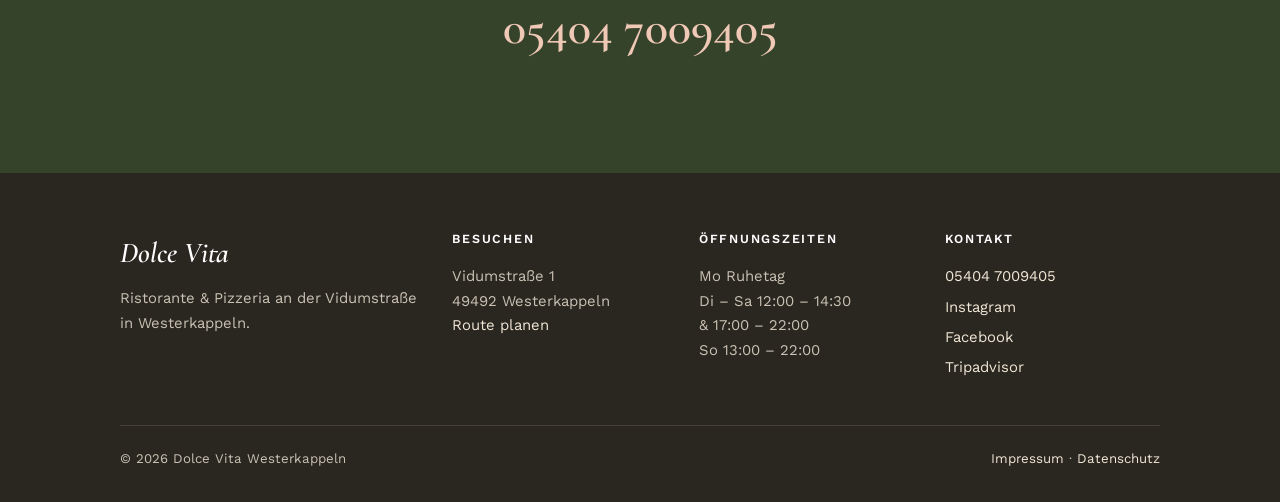
<file: kontakt.html>
<!doctype html>
<html lang="de">
<head>
<meta charset="utf-8">
<meta name="viewport" content="width=device-width, initial-scale=1">
<title>Kontakt & Anfahrt – Dolce Vita Westerkappeln</title>
<meta name="description" content="Dolce Vita, Vidumstraße 1, 49492 Westerkappeln. Telefon 05404 7009405. Öffnungszeiten, Anfahrt und Reservierung.">
<meta name="theme-color" content="#36432b">
<meta property="og:type" content="restaurant">
<meta property="og:title" content="Kontakt & Anfahrt – Dolce Vita Westerkappeln">
<meta property="og:description" content="Dolce Vita, Vidumstraße 1, 49492 Westerkappeln. Telefon 05404 7009405. Öffnungszeiten, Anfahrt und Reservierung.">
<meta property="og:locale" content="de_DE">
<link rel="icon" href="img/favicon.svg" type="image/svg+xml">
<link rel="stylesheet" href="css/style.css">
</head>
<body>
<a class="skip" href="#inhalt">Zum Inhalt springen</a>
<div class="topbar">
  <div class="wrap">
    <span data-status>Vidumstraße 1 · Westerkappeln</span>
    <span><a href="tel:+4954047009405">Telefon 05404 7009405</a></span>
  </div>
</div>
<header class="site-header">
  <div class="wrap">
    <a class="brand" href="index.html" aria-label="Dolce Vita – zur Startseite">
      <span class="brand-name">Dolce Vita</span>
      <span class="brand-sub">Ristorante · Pizzeria · Westerkappeln</span>
    </a>
    <button class="nav-toggle" aria-expanded="false" aria-controls="nav">Menü</button>
    <nav class="nav" id="nav" aria-label="Hauptnavigation">
      <ul>
        <li><a href="index.html">Start</a></li><li><a href="speisekarte.html">Speisekarte</a></li><li><a href="ueber-uns.html">Über uns</a></li><li><a href="bewertungen.html">Bewertungen</a></li><li><a href="kontakt.html" aria-current="page">Kontakt</a></li><li><a class="btn btn-small" href="tel:+4954047009405">Tisch reservieren</a></li>
      </ul>
    </nav>
  </div>
</header>
<main id="inhalt">
<section class="page-head">
  <div class="wrap">
    <h1>Kontakt &amp; Anfahrt</h1>
    <p>Reservierungen und Bestellungen zum Abholen nehmen wir telefonisch entgegen.</p>
  </div>
</section>

<section class="section">
  <div class="wrap">
    <div class="info-grid">
      <div>
        <h3>Adresse</h3>
        <address>Dolce Vita<br>Vidumstraße 1<br>49492 Westerkappeln</address>
        <p style="margin-top:1rem"><a class="btn btn-small" href="https://www.google.com/maps/dir/?api=1&destination=Vidumstra%C3%9Fe+1%2C+49492+Westerkappeln" rel="noopener">Route planen</a></p>
      </div>
      <div>
        <h3>Telefon</h3>
        <p><a href="tel:+4954047009405" style="font-size:1.3rem;font-weight:600;text-decoration:none">05404 7009405</a></p>
        <p>Am besten erreichen Sie uns während der Öffnungszeiten. Für Gruppen ab acht Personen bitten wir um Reservierung einige Tage im Voraus.</p>
      </div>
      <div>
        <h3>Öffnungszeiten</h3>
        <table class="hours">
          <tr data-day="1"><th>Montag</th><td>Ruhetag</td></tr>
          <tr data-day="2,3,4,5,6"><th>Dienstag – Samstag</th><td>12:00 – 14:30<br>17:00 – 22:00</td></tr>
          <tr data-day="0"><th>Sonntag &amp; Feiertage</th><td>13:00 – 22:00</td></tr>
        </table>
        <p style="margin-top:.8rem;font-size:.9rem" data-status></p>
      </div>
    </div>
  </div>
</section>

<section class="section section-alt">
  <div class="wrap two-col">
    <div>
      <h2>Anfahrt</h2>
      <p style="color:var(--ink-soft)">Das Restaurant liegt im Ortskern von Westerkappeln. Parkmöglichkeiten finden Sie in den umliegenden Straßen und auf den öffentlichen Parkplätzen im Zentrum.</p>
      <p><a href="https://www.google.com/maps/search/?api=1&query=Dolce+Vita+Vidumstra%C3%9Fe+1+49492+Westerkappeln" rel="noopener">In Google Maps öffnen</a> · <a href="https://www.openstreetmap.org/search?query=Vidumstra%C3%9Fe%201%2C%2049492%20Westerkappeln" rel="noopener">In OpenStreetMap öffnen</a></p>
    </div>
    <ol class="steps">
      <li><strong>Aus Osnabrück</strong>Richtung Westen über Lotte nach Westerkappeln, ca. 20 Minuten.</li>
      <li><strong>Über die Autobahn</strong>A1 oder A30 bis zum Lotter Kreuz, von dort wenige Minuten bis in den Ortskern.</li>
      <li><strong>Aus Ibbenbüren, Mettingen &amp; Recke</strong>Über die Landstraßen des Tecklenburger Landes direkt in die Ortsmitte.</li>
    </ol>
  </div>
</section>
<section class="section section-dark cta-band">
  <div class="wrap">
    <h2>Reservieren oder zum Abholen bestellen</h2>
    <p>Einfach anrufen – wir nehmen Ihre Reservierung oder Bestellung gern telefonisch entgegen.</p>
    <a class="phone-big" href="tel:+4954047009405">05404 7009405</a>
  </div>
</section>
</main>
<footer class="site-footer">
  <div class="wrap">
    <div class="footer-grid">
      <div>
        <span class="brand-name" style="font-family:var(--serif);font-style:italic;font-weight:600">Dolce Vita</span>
        <p style="margin-top:.6rem">Ristorante &amp; Pizzeria an der Vidumstraße in Westerkappeln.</p>
      </div>
      <div>
        <h4>Besuchen</h4>
        <p>Vidumstraße 1<br>49492 Westerkappeln<br><a href="https://www.google.com/maps/dir/?api=1&destination=Vidumstra%C3%9Fe+1%2C+49492+Westerkappeln" rel="noopener">Route planen</a></p>
      </div>
      <div>
        <h4>Öffnungszeiten</h4>
        <p>Mo Ruhetag<br>Di – Sa 12:00 – 14:30<br>&amp; 17:00 – 22:00<br>So 13:00 – 22:00</p>
      </div>
      <div>
        <h4>Kontakt</h4>
        <ul>
          <li><a href="tel:+4954047009405">05404 7009405</a></li>
          <li><a href="https://www.instagram.com/dolcevita_westerkappeln/" rel="noopener">Instagram</a></li>
          <li><a href="https://www.facebook.com/p/Dolce-vita-100069733084038/" rel="noopener">Facebook</a></li>
          <li><a href="https://www.tripadvisor.de/Restaurant_Review-g3331348-d24987084-Reviews-Dolce_vita-Westerkappeln_North_Rhine_Westphalia.html" rel="noopener">Tripadvisor</a></li>
        </ul>
      </div>
    </div>
    <div class="footer-bottom">
      <span>© <span id="year">2026</span> Dolce Vita Westerkappeln</span>
      <span><a href="impressum.html">Impressum</a> · <a href="datenschutz.html">Datenschutz</a></span>
    </div>
  </div>
</footer>
<script src="js/main.js"></script>
</body>
</html>
</file>
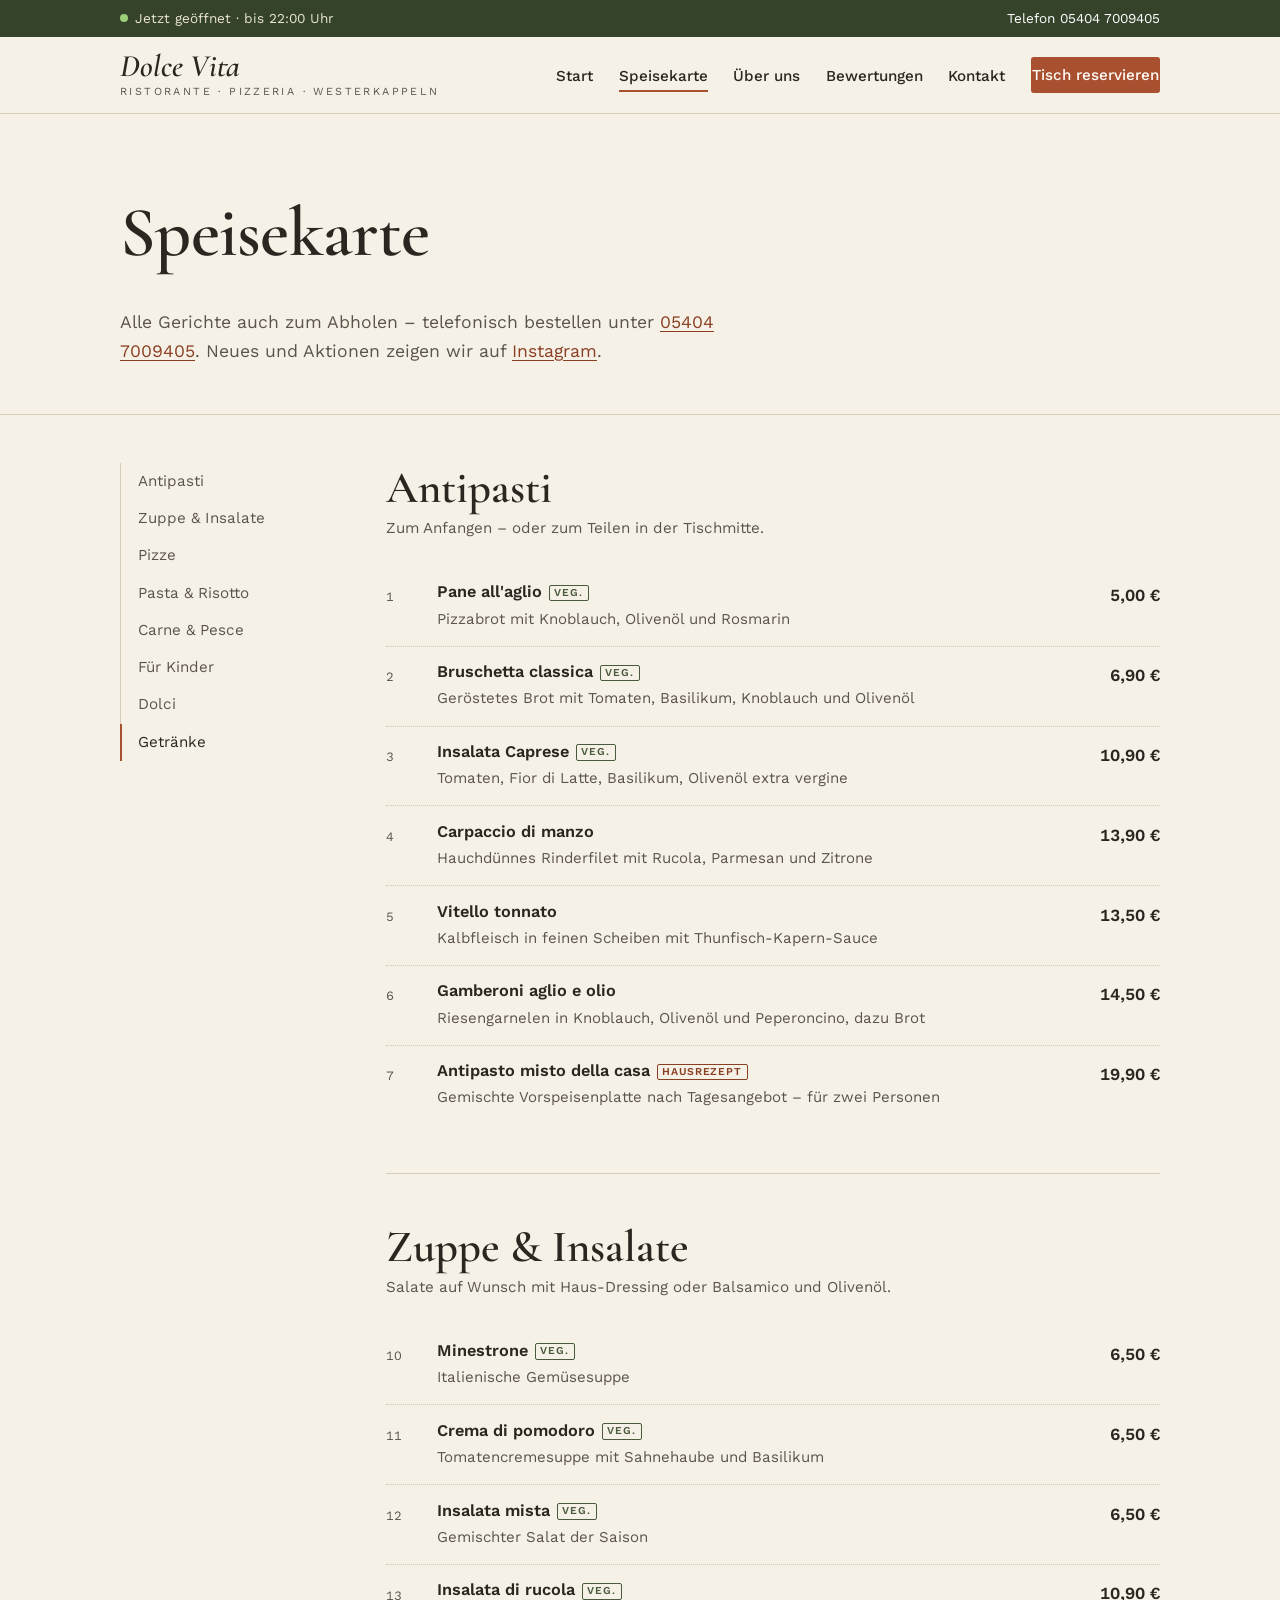
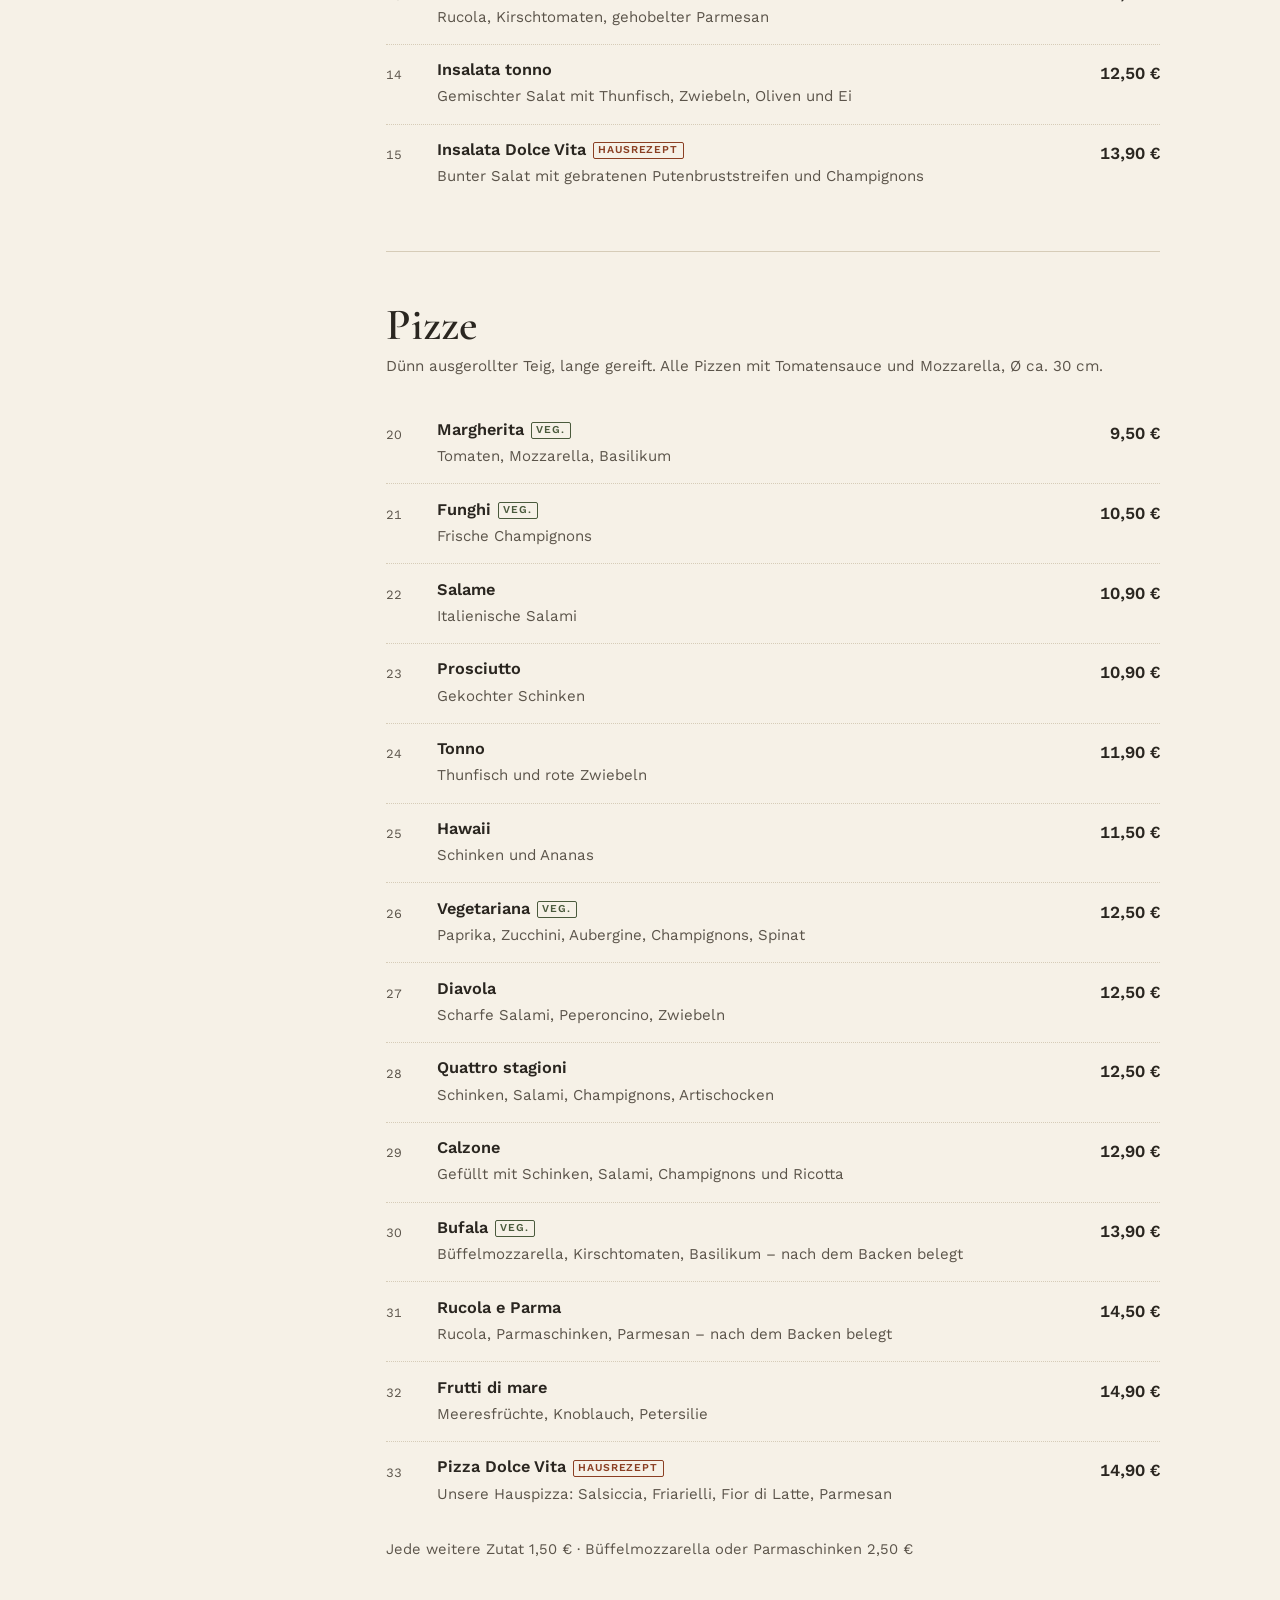
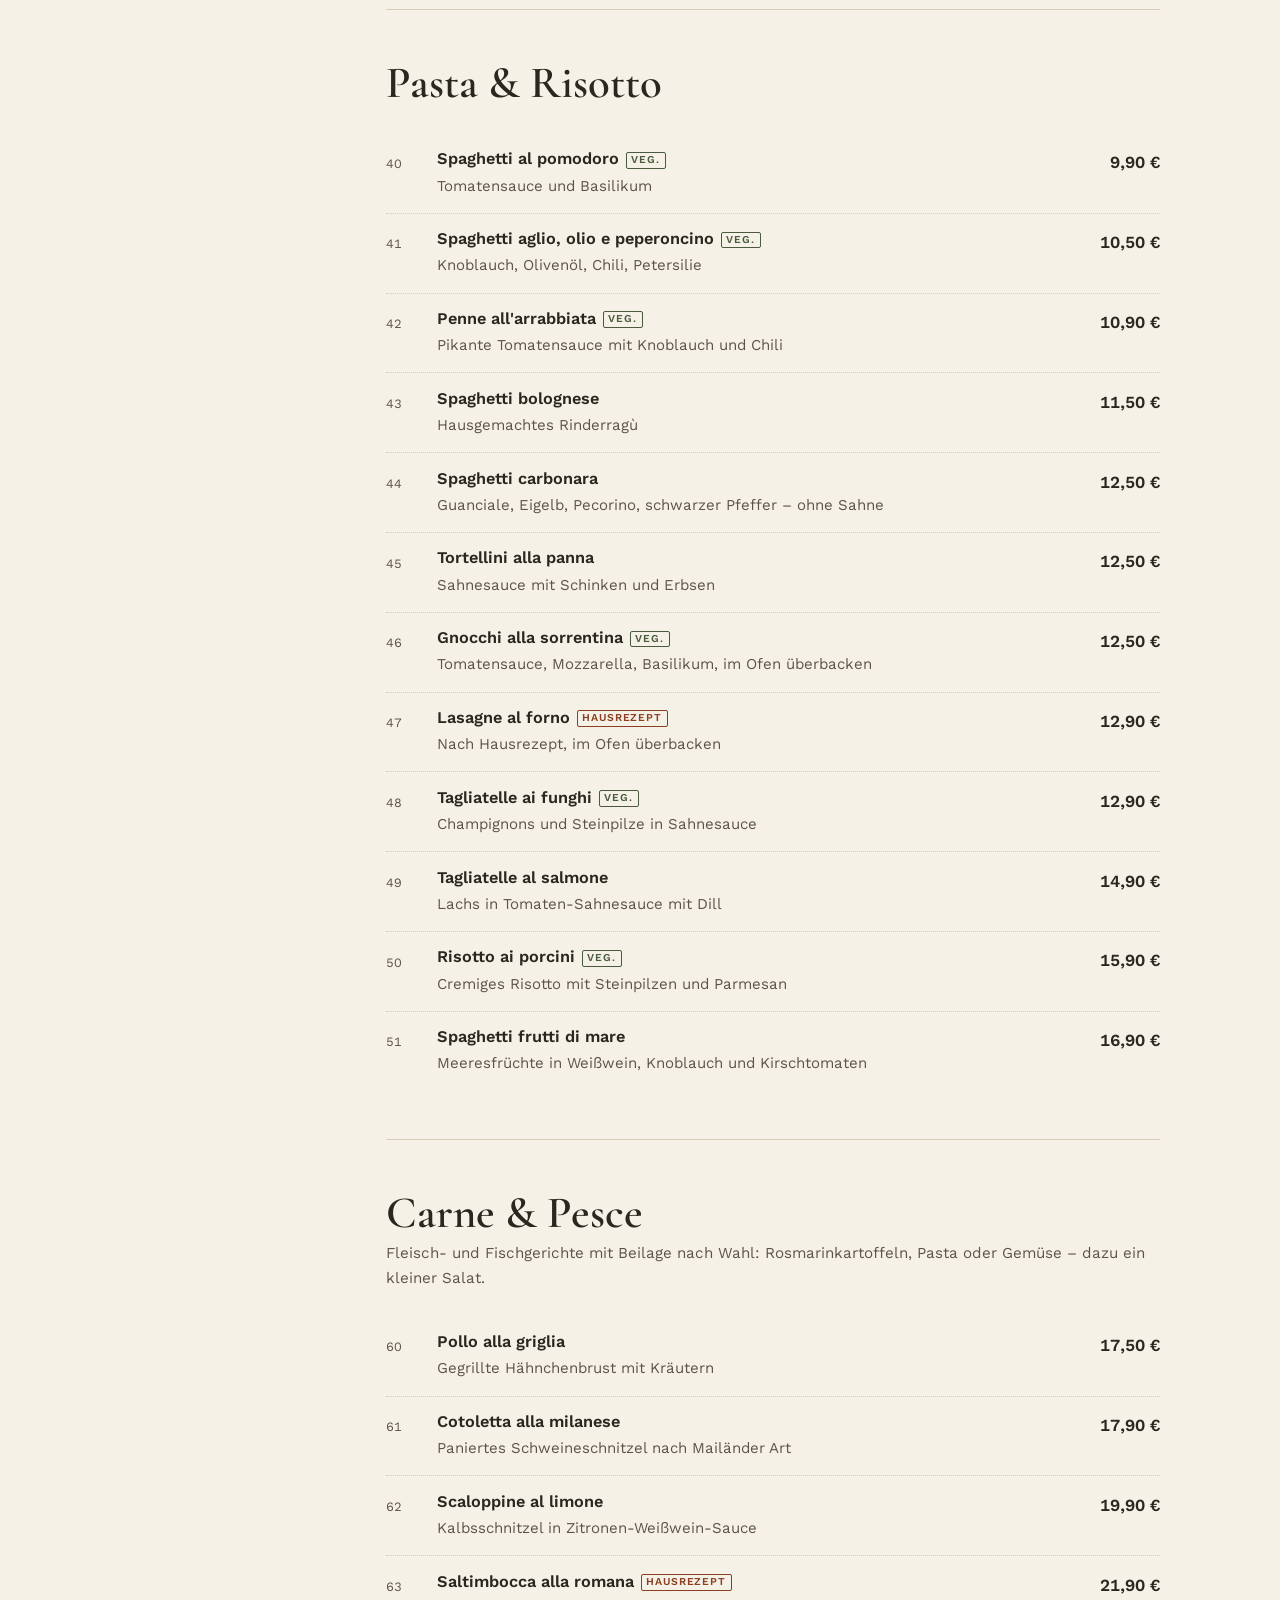
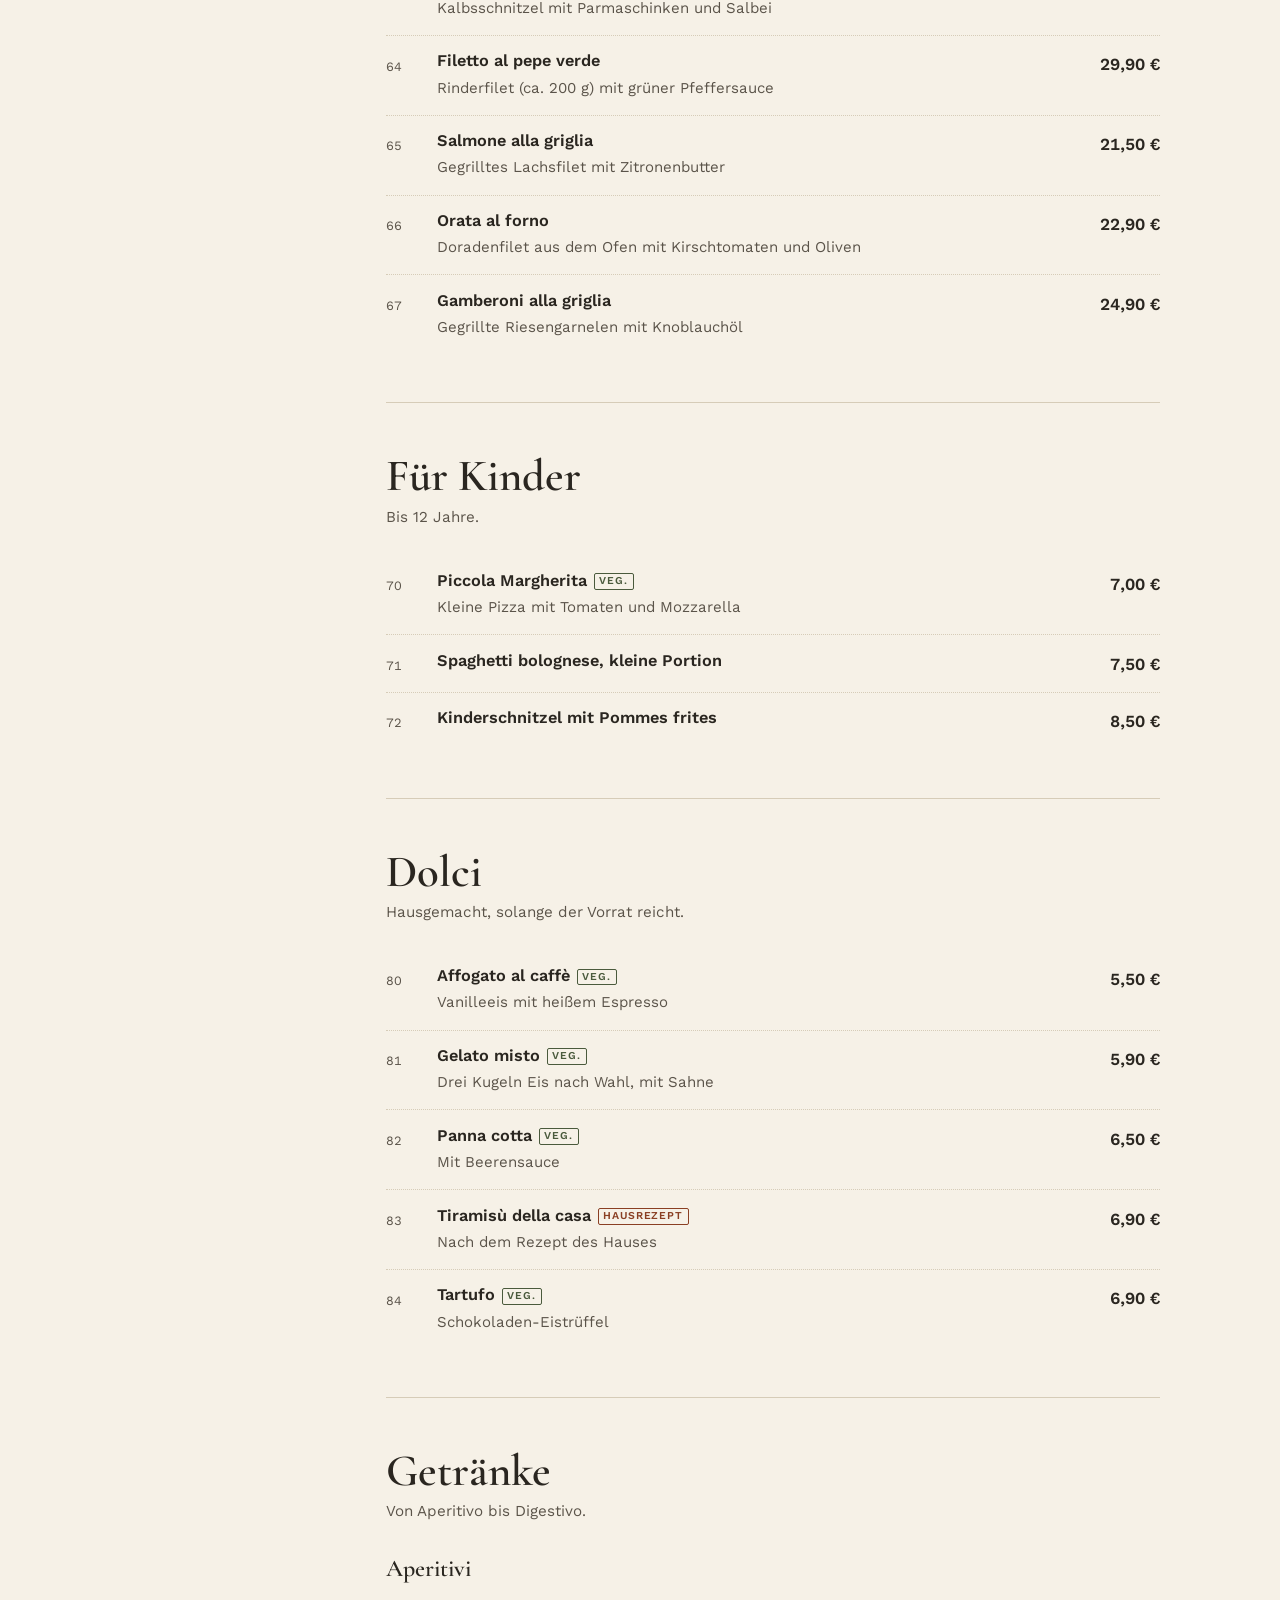
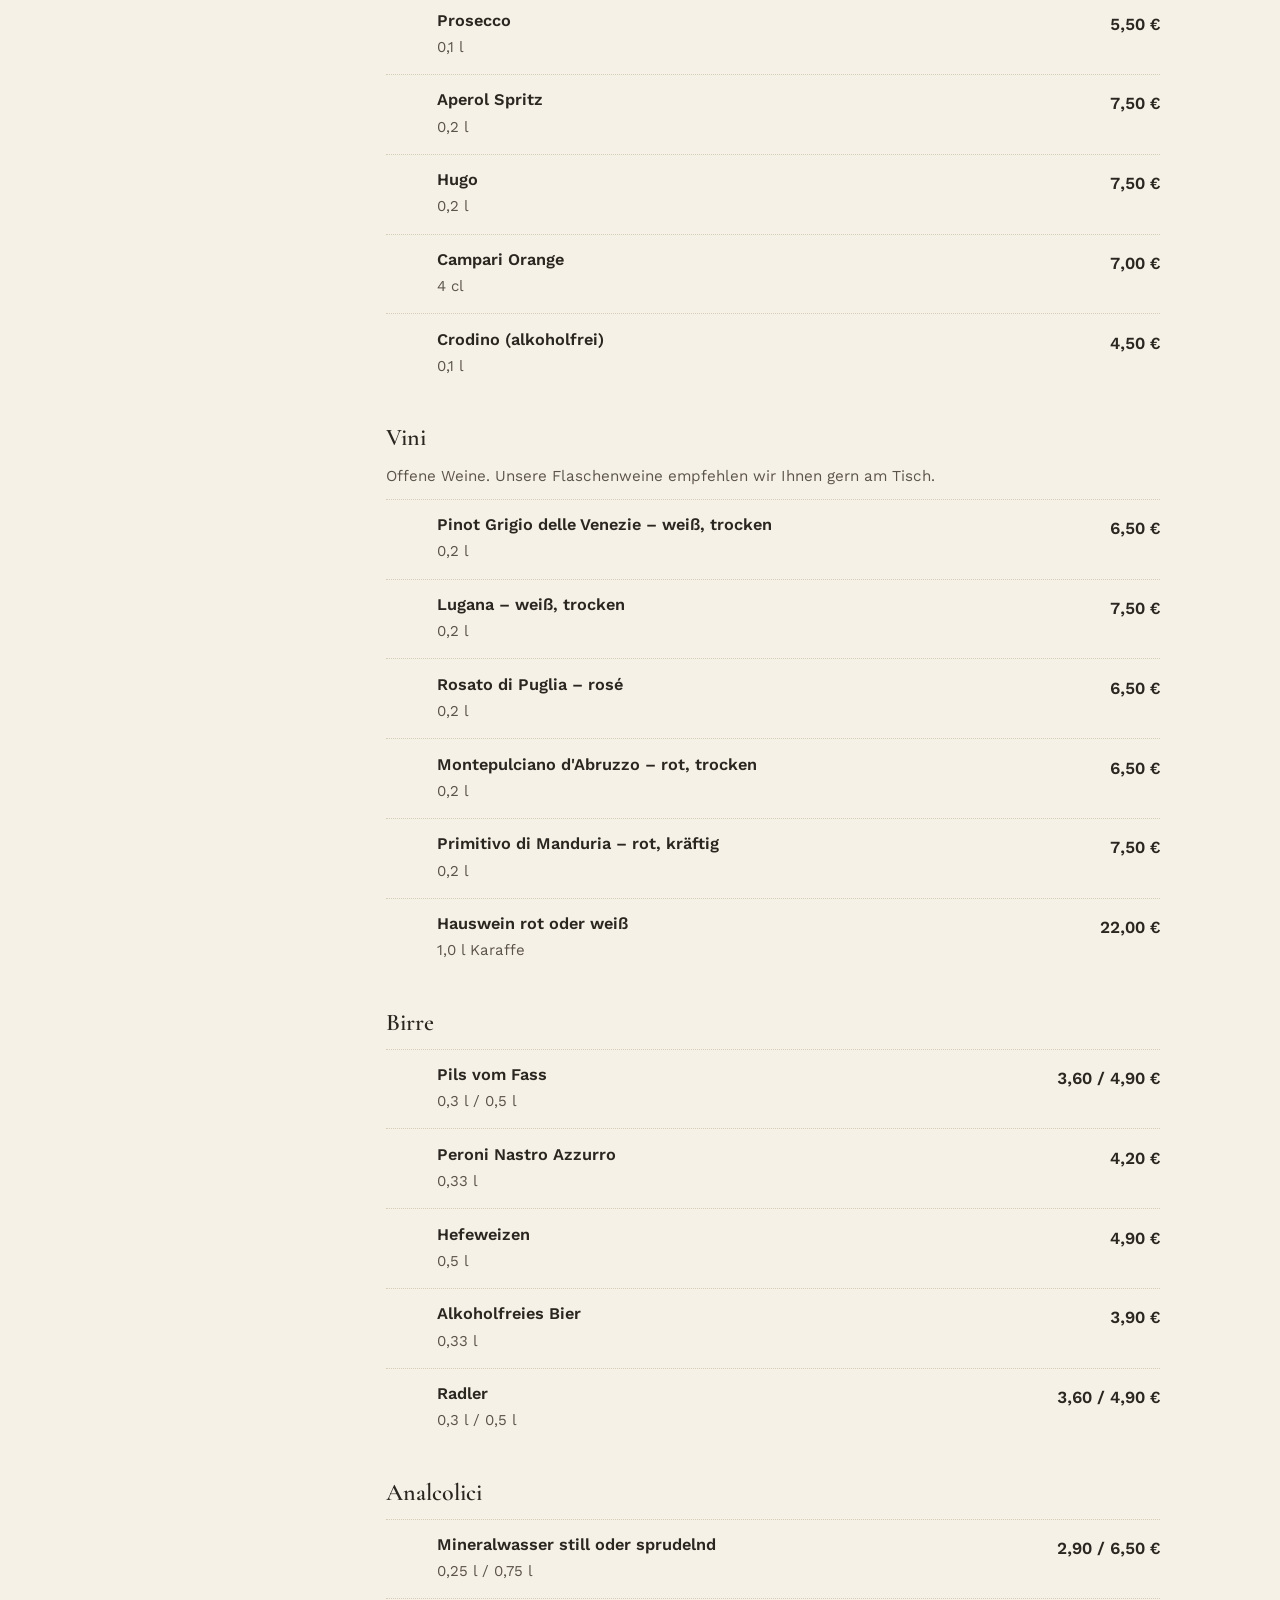
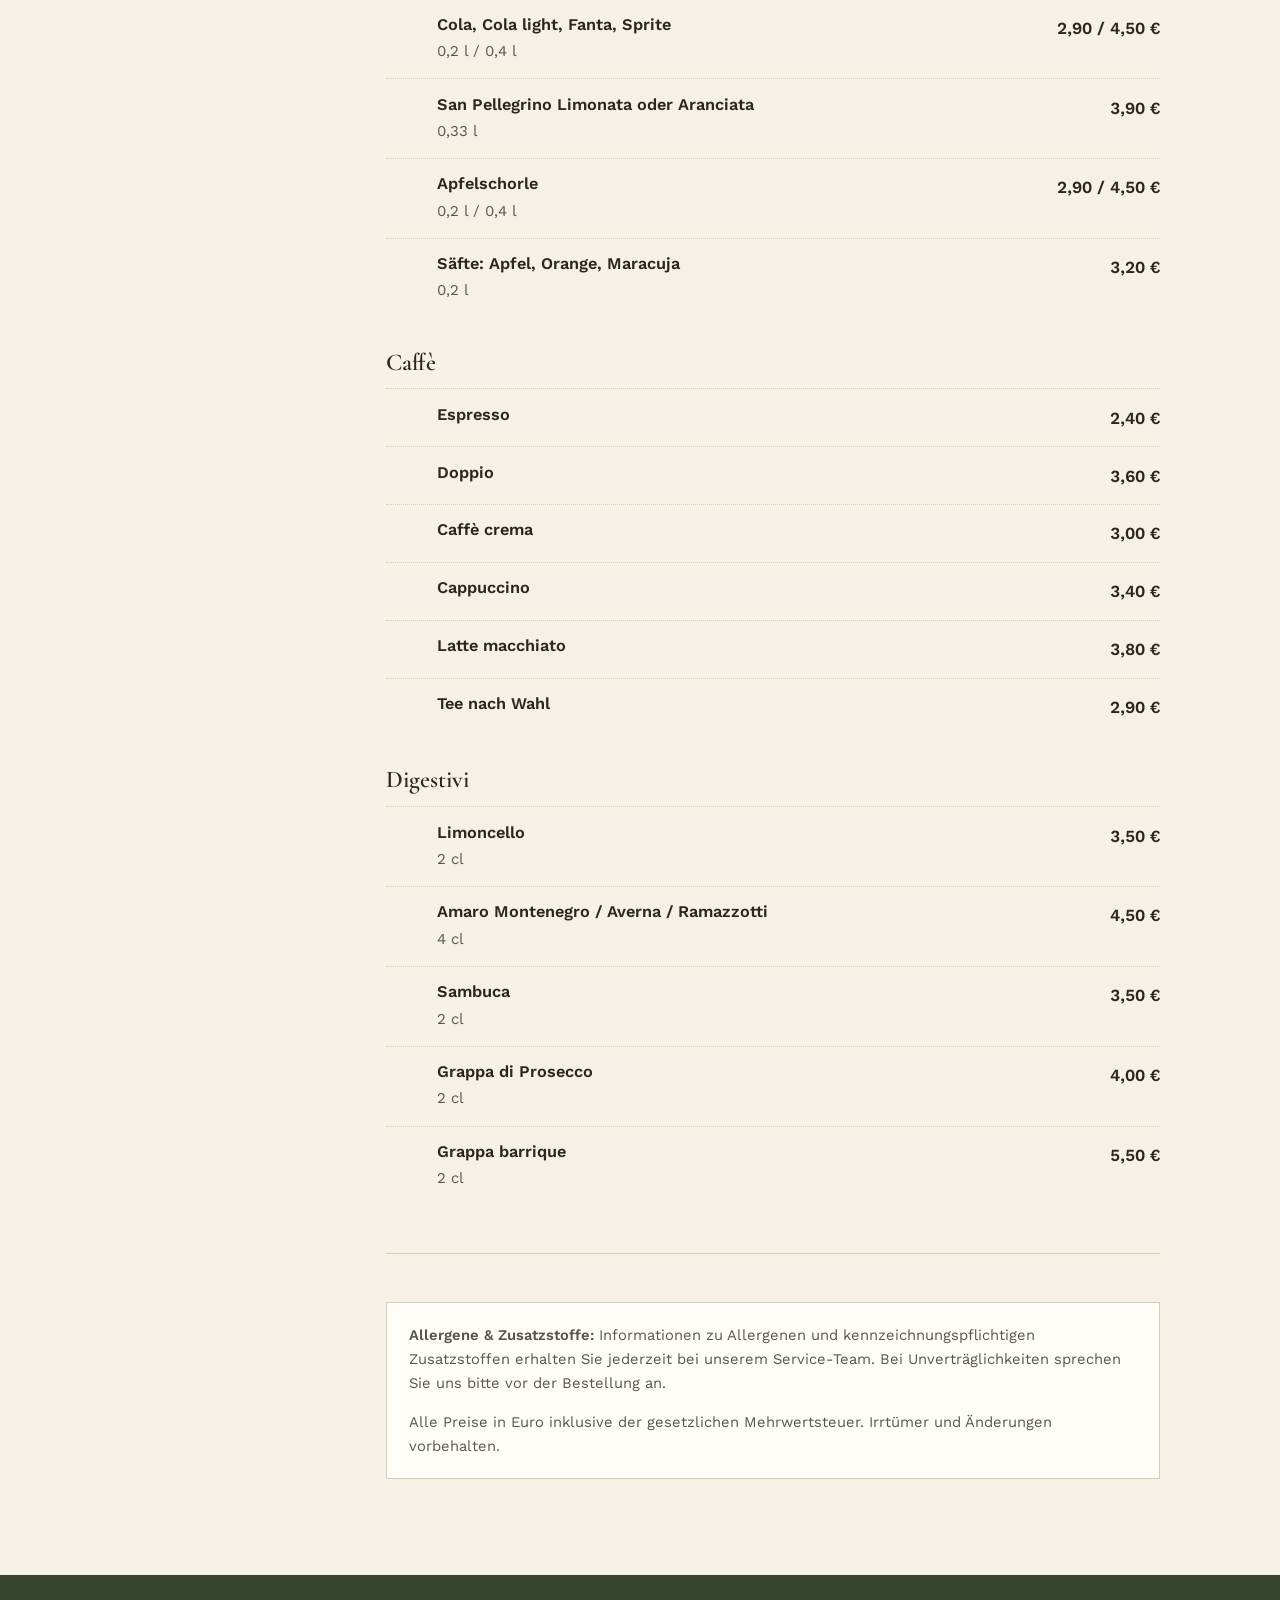
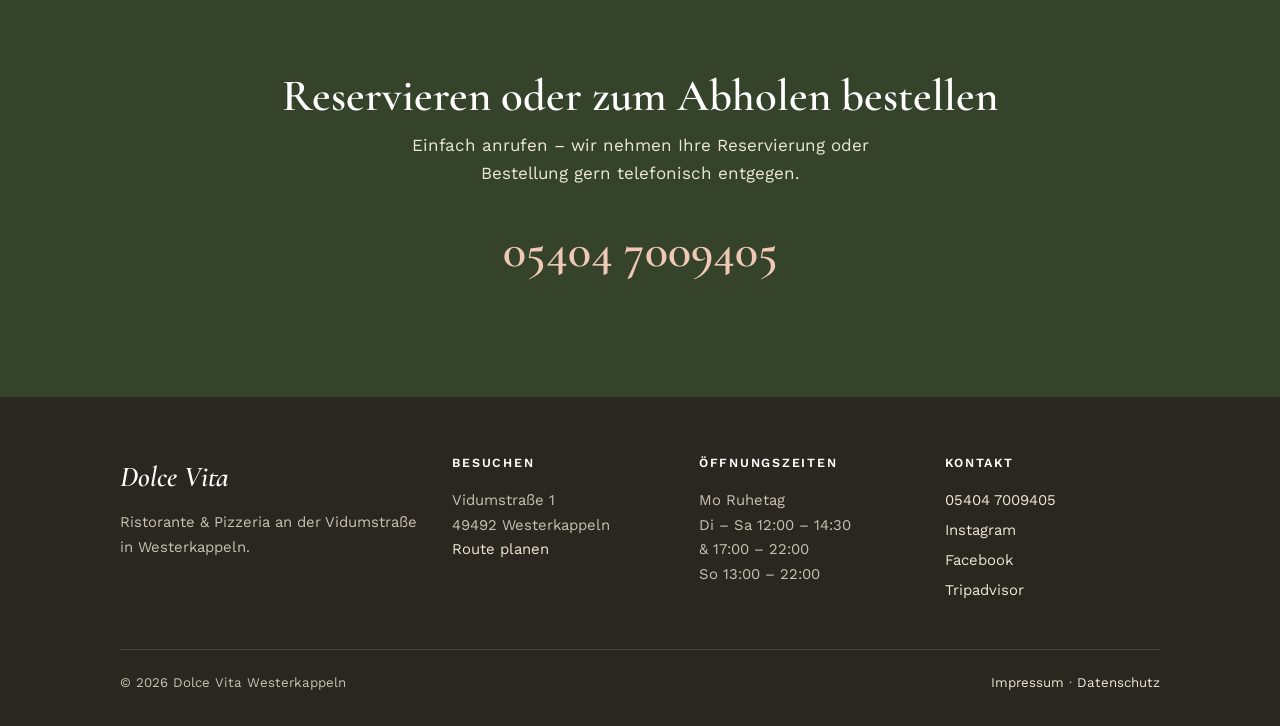
<file: speisekarte.html>
<!doctype html>
<html lang="de">
<head>
<meta charset="utf-8">
<meta name="viewport" content="width=device-width, initial-scale=1">
<title>Speisekarte – Dolce Vita Westerkappeln</title>
<meta name="description" content="Speisekarte mit Preisen: Pizza, Pasta, Antipasti, Fleisch, Fisch und Dolci im Dolce Vita, Vidumstraße 1 in Westerkappeln.">
<meta name="theme-color" content="#36432b">
<meta property="og:type" content="restaurant">
<meta property="og:title" content="Speisekarte – Dolce Vita Westerkappeln">
<meta property="og:description" content="Speisekarte mit Preisen: Pizza, Pasta, Antipasti, Fleisch, Fisch und Dolci im Dolce Vita, Vidumstraße 1 in Westerkappeln.">
<meta property="og:locale" content="de_DE">
<link rel="icon" href="img/favicon.svg" type="image/svg+xml">
<link rel="stylesheet" href="css/style.css">
</head>
<body>
<a class="skip" href="#inhalt">Zum Inhalt springen</a>
<div class="topbar">
  <div class="wrap">
    <span data-status>Vidumstraße 1 · Westerkappeln</span>
    <span><a href="tel:+4954047009405">Telefon 05404 7009405</a></span>
  </div>
</div>
<header class="site-header">
  <div class="wrap">
    <a class="brand" href="index.html" aria-label="Dolce Vita – zur Startseite">
      <span class="brand-name">Dolce Vita</span>
      <span class="brand-sub">Ristorante · Pizzeria · Westerkappeln</span>
    </a>
    <button class="nav-toggle" aria-expanded="false" aria-controls="nav">Menü</button>
    <nav class="nav" id="nav" aria-label="Hauptnavigation">
      <ul>
        <li><a href="index.html">Start</a></li><li><a href="speisekarte.html" aria-current="page">Speisekarte</a></li><li><a href="ueber-uns.html">Über uns</a></li><li><a href="bewertungen.html">Bewertungen</a></li><li><a href="kontakt.html">Kontakt</a></li><li><a class="btn btn-small" href="tel:+4954047009405">Tisch reservieren</a></li>
      </ul>
    </nav>
  </div>
</header>
<main id="inhalt">
<section class="page-head">
  <div class="wrap">
    <h1>Speisekarte</h1>
    <p>Alle Gerichte auch zum Abholen – telefonisch bestellen unter <a href="tel:+4954047009405">05404 7009405</a>. Neues und Aktionen zeigen wir auf <a href="https://www.instagram.com/dolcevita_westerkappeln/" rel="noopener">Instagram</a>.</p>
  </div>
</section>

<!-- HINWEIS: Gerichte und Preise mit der aktuellen Karte des Restaurants abgleichen (siehe README). -->
<section class="section" style="padding-top:3rem">
  <div class="wrap menu-layout">
    <nav class="menu-nav" aria-label="Rubriken der Speisekarte">
      <ol>
        <li><a href="#antipasti">Antipasti</a></li><li><a href="#zuppe">Zuppe &amp; Insalate</a></li><li><a href="#pizza">Pizze</a></li><li><a href="#pasta">Pasta &amp; Risotto</a></li><li><a href="#carne">Carne &amp; Pesce</a></li><li><a href="#kinder">Für Kinder</a></li><li><a href="#dolci">Dolci</a></li><li><a href="#getraenke">Getränke</a></li>
      </ol>
    </nav>
    <div>
      <section class="menu-section" id="antipasti">
        <header><h2>Antipasti</h2><p>Zum Anfangen – oder zum Teilen in der Tischmitte.</p></header>
        <div class="dish">
          <span class="no">1</span>
          <div><h3>Pane all'aglio<span class="badge veg" title="vegetarisch">veg.</span></h3><p>Pizzabrot mit Knoblauch, Olivenöl und Rosmarin</p></div>
          <span class="price">5,00 €</span>
        </div>
        <div class="dish">
          <span class="no">2</span>
          <div><h3>Bruschetta classica<span class="badge veg" title="vegetarisch">veg.</span></h3><p>Geröstetes Brot mit Tomaten, Basilikum, Knoblauch und Olivenöl</p></div>
          <span class="price">6,90 €</span>
        </div>
        <div class="dish">
          <span class="no">3</span>
          <div><h3>Insalata Caprese<span class="badge veg" title="vegetarisch">veg.</span></h3><p>Tomaten, Fior di Latte, Basilikum, Olivenöl extra vergine</p></div>
          <span class="price">10,90 €</span>
        </div>
        <div class="dish">
          <span class="no">4</span>
          <div><h3>Carpaccio di manzo</h3><p>Hauchdünnes Rinderfilet mit Rucola, Parmesan und Zitrone</p></div>
          <span class="price">13,90 €</span>
        </div>
        <div class="dish">
          <span class="no">5</span>
          <div><h3>Vitello tonnato</h3><p>Kalbfleisch in feinen Scheiben mit Thunfisch-Kapern-Sauce</p></div>
          <span class="price">13,50 €</span>
        </div>
        <div class="dish">
          <span class="no">6</span>
          <div><h3>Gamberoni aglio e olio</h3><p>Riesengarnelen in Knoblauch, Olivenöl und Peperoncino, dazu Brot</p></div>
          <span class="price">14,50 €</span>
        </div>
        <div class="dish">
          <span class="no">7</span>
          <div><h3>Antipasto misto della casa<span class="badge house">Hausrezept</span></h3><p>Gemischte Vorspeisenplatte nach Tagesangebot – für zwei Personen</p></div>
          <span class="price">19,90 €</span>
        </div>
      </section>
      <section class="menu-section" id="zuppe">
        <header><h2>Zuppe &amp; Insalate</h2><p>Salate auf Wunsch mit Haus-Dressing oder Balsamico und Olivenöl.</p></header>
        <div class="dish">
          <span class="no">10</span>
          <div><h3>Minestrone<span class="badge veg" title="vegetarisch">veg.</span></h3><p>Italienische Gemüsesuppe</p></div>
          <span class="price">6,50 €</span>
        </div>
        <div class="dish">
          <span class="no">11</span>
          <div><h3>Crema di pomodoro<span class="badge veg" title="vegetarisch">veg.</span></h3><p>Tomatencremesuppe mit Sahnehaube und Basilikum</p></div>
          <span class="price">6,50 €</span>
        </div>
        <div class="dish">
          <span class="no">12</span>
          <div><h3>Insalata mista<span class="badge veg" title="vegetarisch">veg.</span></h3><p>Gemischter Salat der Saison</p></div>
          <span class="price">6,50 €</span>
        </div>
        <div class="dish">
          <span class="no">13</span>
          <div><h3>Insalata di rucola<span class="badge veg" title="vegetarisch">veg.</span></h3><p>Rucola, Kirschtomaten, gehobelter Parmesan</p></div>
          <span class="price">10,90 €</span>
        </div>
        <div class="dish">
          <span class="no">14</span>
          <div><h3>Insalata tonno</h3><p>Gemischter Salat mit Thunfisch, Zwiebeln, Oliven und Ei</p></div>
          <span class="price">12,50 €</span>
        </div>
        <div class="dish">
          <span class="no">15</span>
          <div><h3>Insalata Dolce Vita<span class="badge house">Hausrezept</span></h3><p>Bunter Salat mit gebratenen Putenbruststreifen und Champignons</p></div>
          <span class="price">13,90 €</span>
        </div>
      </section>
      <section class="menu-section" id="pizza">
        <header><h2>Pizze</h2><p>Dünn ausgerollter Teig, lange gereift. Alle Pizzen mit Tomatensauce und Mozzarella, Ø ca. 30 cm.</p></header>
        <div class="dish">
          <span class="no">20</span>
          <div><h3>Margherita<span class="badge veg" title="vegetarisch">veg.</span></h3><p>Tomaten, Mozzarella, Basilikum</p></div>
          <span class="price">9,50 €</span>
        </div>
        <div class="dish">
          <span class="no">21</span>
          <div><h3>Funghi<span class="badge veg" title="vegetarisch">veg.</span></h3><p>Frische Champignons</p></div>
          <span class="price">10,50 €</span>
        </div>
        <div class="dish">
          <span class="no">22</span>
          <div><h3>Salame</h3><p>Italienische Salami</p></div>
          <span class="price">10,90 €</span>
        </div>
        <div class="dish">
          <span class="no">23</span>
          <div><h3>Prosciutto</h3><p>Gekochter Schinken</p></div>
          <span class="price">10,90 €</span>
        </div>
        <div class="dish">
          <span class="no">24</span>
          <div><h3>Tonno</h3><p>Thunfisch und rote Zwiebeln</p></div>
          <span class="price">11,90 €</span>
        </div>
        <div class="dish">
          <span class="no">25</span>
          <div><h3>Hawaii</h3><p>Schinken und Ananas</p></div>
          <span class="price">11,50 €</span>
        </div>
        <div class="dish">
          <span class="no">26</span>
          <div><h3>Vegetariana<span class="badge veg" title="vegetarisch">veg.</span></h3><p>Paprika, Zucchini, Aubergine, Champignons, Spinat</p></div>
          <span class="price">12,50 €</span>
        </div>
        <div class="dish">
          <span class="no">27</span>
          <div><h3>Diavola</h3><p>Scharfe Salami, Peperoncino, Zwiebeln</p></div>
          <span class="price">12,50 €</span>
        </div>
        <div class="dish">
          <span class="no">28</span>
          <div><h3>Quattro stagioni</h3><p>Schinken, Salami, Champignons, Artischocken</p></div>
          <span class="price">12,50 €</span>
        </div>
        <div class="dish">
          <span class="no">29</span>
          <div><h3>Calzone</h3><p>Gefüllt mit Schinken, Salami, Champignons und Ricotta</p></div>
          <span class="price">12,90 €</span>
        </div>
        <div class="dish">
          <span class="no">30</span>
          <div><h3>Bufala<span class="badge veg" title="vegetarisch">veg.</span></h3><p>Büffelmozzarella, Kirschtomaten, Basilikum – nach dem Backen belegt</p></div>
          <span class="price">13,90 €</span>
        </div>
        <div class="dish">
          <span class="no">31</span>
          <div><h3>Rucola e Parma</h3><p>Rucola, Parmaschinken, Parmesan – nach dem Backen belegt</p></div>
          <span class="price">14,50 €</span>
        </div>
        <div class="dish">
          <span class="no">32</span>
          <div><h3>Frutti di mare</h3><p>Meeresfrüchte, Knoblauch, Petersilie</p></div>
          <span class="price">14,90 €</span>
        </div>
        <div class="dish">
          <span class="no">33</span>
          <div><h3>Pizza Dolce Vita<span class="badge house">Hausrezept</span></h3><p>Unsere Hauspizza: Salsiccia, Friarielli, Fior di Latte, Parmesan</p></div>
          <span class="price">14,90 €</span>
        </div>
        <p style="margin:1rem 0 0;font-size:.92rem;color:var(--ink-soft)">Jede weitere Zutat 1,50 € · Büffelmozzarella oder Parmaschinken 2,50 €</p>
      </section>
      <section class="menu-section" id="pasta">
        <header><h2>Pasta &amp; Risotto</h2></header>
        <div class="dish">
          <span class="no">40</span>
          <div><h3>Spaghetti al pomodoro<span class="badge veg" title="vegetarisch">veg.</span></h3><p>Tomatensauce und Basilikum</p></div>
          <span class="price">9,90 €</span>
        </div>
        <div class="dish">
          <span class="no">41</span>
          <div><h3>Spaghetti aglio, olio e peperoncino<span class="badge veg" title="vegetarisch">veg.</span></h3><p>Knoblauch, Olivenöl, Chili, Petersilie</p></div>
          <span class="price">10,50 €</span>
        </div>
        <div class="dish">
          <span class="no">42</span>
          <div><h3>Penne all'arrabbiata<span class="badge veg" title="vegetarisch">veg.</span></h3><p>Pikante Tomatensauce mit Knoblauch und Chili</p></div>
          <span class="price">10,90 €</span>
        </div>
        <div class="dish">
          <span class="no">43</span>
          <div><h3>Spaghetti bolognese</h3><p>Hausgemachtes Rinderragù</p></div>
          <span class="price">11,50 €</span>
        </div>
        <div class="dish">
          <span class="no">44</span>
          <div><h3>Spaghetti carbonara</h3><p>Guanciale, Eigelb, Pecorino, schwarzer Pfeffer – ohne Sahne</p></div>
          <span class="price">12,50 €</span>
        </div>
        <div class="dish">
          <span class="no">45</span>
          <div><h3>Tortellini alla panna</h3><p>Sahnesauce mit Schinken und Erbsen</p></div>
          <span class="price">12,50 €</span>
        </div>
        <div class="dish">
          <span class="no">46</span>
          <div><h3>Gnocchi alla sorrentina<span class="badge veg" title="vegetarisch">veg.</span></h3><p>Tomatensauce, Mozzarella, Basilikum, im Ofen überbacken</p></div>
          <span class="price">12,50 €</span>
        </div>
        <div class="dish">
          <span class="no">47</span>
          <div><h3>Lasagne al forno<span class="badge house">Hausrezept</span></h3><p>Nach Hausrezept, im Ofen überbacken</p></div>
          <span class="price">12,90 €</span>
        </div>
        <div class="dish">
          <span class="no">48</span>
          <div><h3>Tagliatelle ai funghi<span class="badge veg" title="vegetarisch">veg.</span></h3><p>Champignons und Steinpilze in Sahnesauce</p></div>
          <span class="price">12,90 €</span>
        </div>
        <div class="dish">
          <span class="no">49</span>
          <div><h3>Tagliatelle al salmone</h3><p>Lachs in Tomaten-Sahnesauce mit Dill</p></div>
          <span class="price">14,90 €</span>
        </div>
        <div class="dish">
          <span class="no">50</span>
          <div><h3>Risotto ai porcini<span class="badge veg" title="vegetarisch">veg.</span></h3><p>Cremiges Risotto mit Steinpilzen und Parmesan</p></div>
          <span class="price">15,90 €</span>
        </div>
        <div class="dish">
          <span class="no">51</span>
          <div><h3>Spaghetti frutti di mare</h3><p>Meeresfrüchte in Weißwein, Knoblauch und Kirschtomaten</p></div>
          <span class="price">16,90 €</span>
        </div>
      </section>
      <section class="menu-section" id="carne">
        <header><h2>Carne &amp; Pesce</h2><p>Fleisch- und Fischgerichte mit Beilage nach Wahl: Rosmarinkartoffeln, Pasta oder Gemüse – dazu ein kleiner Salat.</p></header>
        <div class="dish">
          <span class="no">60</span>
          <div><h3>Pollo alla griglia</h3><p>Gegrillte Hähnchenbrust mit Kräutern</p></div>
          <span class="price">17,50 €</span>
        </div>
        <div class="dish">
          <span class="no">61</span>
          <div><h3>Cotoletta alla milanese</h3><p>Paniertes Schweineschnitzel nach Mailänder Art</p></div>
          <span class="price">17,90 €</span>
        </div>
        <div class="dish">
          <span class="no">62</span>
          <div><h3>Scaloppine al limone</h3><p>Kalbsschnitzel in Zitronen-Weißwein-Sauce</p></div>
          <span class="price">19,90 €</span>
        </div>
        <div class="dish">
          <span class="no">63</span>
          <div><h3>Saltimbocca alla romana<span class="badge house">Hausrezept</span></h3><p>Kalbsschnitzel mit Parmaschinken und Salbei</p></div>
          <span class="price">21,90 €</span>
        </div>
        <div class="dish">
          <span class="no">64</span>
          <div><h3>Filetto al pepe verde</h3><p>Rinderfilet (ca. 200 g) mit grüner Pfeffersauce</p></div>
          <span class="price">29,90 €</span>
        </div>
        <div class="dish">
          <span class="no">65</span>
          <div><h3>Salmone alla griglia</h3><p>Gegrilltes Lachsfilet mit Zitronenbutter</p></div>
          <span class="price">21,50 €</span>
        </div>
        <div class="dish">
          <span class="no">66</span>
          <div><h3>Orata al forno</h3><p>Doradenfilet aus dem Ofen mit Kirschtomaten und Oliven</p></div>
          <span class="price">22,90 €</span>
        </div>
        <div class="dish">
          <span class="no">67</span>
          <div><h3>Gamberoni alla griglia</h3><p>Gegrillte Riesengarnelen mit Knoblauchöl</p></div>
          <span class="price">24,90 €</span>
        </div>
      </section>
      <section class="menu-section" id="kinder">
        <header><h2>Für Kinder</h2><p>Bis 12 Jahre.</p></header>
        <div class="dish">
          <span class="no">70</span>
          <div><h3>Piccola Margherita<span class="badge veg" title="vegetarisch">veg.</span></h3><p>Kleine Pizza mit Tomaten und Mozzarella</p></div>
          <span class="price">7,00 €</span>
        </div>
        <div class="dish">
          <span class="no">71</span>
          <div><h3>Spaghetti bolognese, kleine Portion</h3></div>
          <span class="price">7,50 €</span>
        </div>
        <div class="dish">
          <span class="no">72</span>
          <div><h3>Kinderschnitzel mit Pommes frites</h3></div>
          <span class="price">8,50 €</span>
        </div>
      </section>
      <section class="menu-section" id="dolci">
        <header><h2>Dolci</h2><p>Hausgemacht, solange der Vorrat reicht.</p></header>
        <div class="dish">
          <span class="no">80</span>
          <div><h3>Affogato al caffè<span class="badge veg" title="vegetarisch">veg.</span></h3><p>Vanilleeis mit heißem Espresso</p></div>
          <span class="price">5,50 €</span>
        </div>
        <div class="dish">
          <span class="no">81</span>
          <div><h3>Gelato misto<span class="badge veg" title="vegetarisch">veg.</span></h3><p>Drei Kugeln Eis nach Wahl, mit Sahne</p></div>
          <span class="price">5,90 €</span>
        </div>
        <div class="dish">
          <span class="no">82</span>
          <div><h3>Panna cotta<span class="badge veg" title="vegetarisch">veg.</span></h3><p>Mit Beerensauce</p></div>
          <span class="price">6,50 €</span>
        </div>
        <div class="dish">
          <span class="no">83</span>
          <div><h3>Tiramisù della casa<span class="badge house">Hausrezept</span></h3><p>Nach dem Rezept des Hauses</p></div>
          <span class="price">6,90 €</span>
        </div>
        <div class="dish">
          <span class="no">84</span>
          <div><h3>Tartufo<span class="badge veg" title="vegetarisch">veg.</span></h3><p>Schokoladen-Eistrüffel</p></div>
          <span class="price">6,90 €</span>
        </div>
      </section>
      <section class="menu-section" id="getraenke">
        <header><h2>Getränke</h2><p>Von Aperitivo bis Digestivo.</p></header>
        <h3 style="margin-top:2rem" id="aperitivo">Aperitivi</h3>
        <div class="dish">
          <span class="no"></span>
          <div><h3>Prosecco</h3><p>0,1 l</p></div>
          <span class="price">5,50 €</span>
        </div>
        <div class="dish">
          <span class="no"></span>
          <div><h3>Aperol Spritz</h3><p>0,2 l</p></div>
          <span class="price">7,50 €</span>
        </div>
        <div class="dish">
          <span class="no"></span>
          <div><h3>Hugo</h3><p>0,2 l</p></div>
          <span class="price">7,50 €</span>
        </div>
        <div class="dish">
          <span class="no"></span>
          <div><h3>Campari Orange</h3><p>4 cl</p></div>
          <span class="price">7,00 €</span>
        </div>
        <div class="dish">
          <span class="no"></span>
          <div><h3>Crodino (alkoholfrei)</h3><p>0,1 l</p></div>
          <span class="price">4,50 €</span>
        </div>
        <h3 style="margin-top:2rem" id="wein">Vini</h3><p style="color:var(--ink-soft);font-size:.95rem;margin:0 0 .6rem">Offene Weine. Unsere Flaschenweine empfehlen wir Ihnen gern am Tisch.</p>
        <div class="dish">
          <span class="no"></span>
          <div><h3>Pinot Grigio delle Venezie – weiß, trocken</h3><p>0,2 l</p></div>
          <span class="price">6,50 €</span>
        </div>
        <div class="dish">
          <span class="no"></span>
          <div><h3>Lugana – weiß, trocken</h3><p>0,2 l</p></div>
          <span class="price">7,50 €</span>
        </div>
        <div class="dish">
          <span class="no"></span>
          <div><h3>Rosato di Puglia – rosé</h3><p>0,2 l</p></div>
          <span class="price">6,50 €</span>
        </div>
        <div class="dish">
          <span class="no"></span>
          <div><h3>Montepulciano d'Abruzzo – rot, trocken</h3><p>0,2 l</p></div>
          <span class="price">6,50 €</span>
        </div>
        <div class="dish">
          <span class="no"></span>
          <div><h3>Primitivo di Manduria – rot, kräftig</h3><p>0,2 l</p></div>
          <span class="price">7,50 €</span>
        </div>
        <div class="dish">
          <span class="no"></span>
          <div><h3>Hauswein rot oder weiß</h3><p>1,0 l Karaffe</p></div>
          <span class="price">22,00 €</span>
        </div>
        <h3 style="margin-top:2rem" id="bier">Birre</h3>
        <div class="dish">
          <span class="no"></span>
          <div><h3>Pils vom Fass</h3><p>0,3 l / 0,5 l</p></div>
          <span class="price">3,60 / 4,90 €</span>
        </div>
        <div class="dish">
          <span class="no"></span>
          <div><h3>Peroni Nastro Azzurro</h3><p>0,33 l</p></div>
          <span class="price">4,20 €</span>
        </div>
        <div class="dish">
          <span class="no"></span>
          <div><h3>Hefeweizen</h3><p>0,5 l</p></div>
          <span class="price">4,90 €</span>
        </div>
        <div class="dish">
          <span class="no"></span>
          <div><h3>Alkoholfreies Bier</h3><p>0,33 l</p></div>
          <span class="price">3,90 €</span>
        </div>
        <div class="dish">
          <span class="no"></span>
          <div><h3>Radler</h3><p>0,3 l / 0,5 l</p></div>
          <span class="price">3,60 / 4,90 €</span>
        </div>
        <h3 style="margin-top:2rem" id="softdrinks">Analcolici</h3>
        <div class="dish">
          <span class="no"></span>
          <div><h3>Mineralwasser still oder sprudelnd</h3><p>0,25 l / 0,75 l</p></div>
          <span class="price">2,90 / 6,50 €</span>
        </div>
        <div class="dish">
          <span class="no"></span>
          <div><h3>Cola, Cola light, Fanta, Sprite</h3><p>0,2 l / 0,4 l</p></div>
          <span class="price">2,90 / 4,50 €</span>
        </div>
        <div class="dish">
          <span class="no"></span>
          <div><h3>San Pellegrino Limonata oder Aranciata</h3><p>0,33 l</p></div>
          <span class="price">3,90 €</span>
        </div>
        <div class="dish">
          <span class="no"></span>
          <div><h3>Apfelschorle</h3><p>0,2 l / 0,4 l</p></div>
          <span class="price">2,90 / 4,50 €</span>
        </div>
        <div class="dish">
          <span class="no"></span>
          <div><h3>Säfte: Apfel, Orange, Maracuja</h3><p>0,2 l</p></div>
          <span class="price">3,20 €</span>
        </div>
        <h3 style="margin-top:2rem" id="caffe">Caffè</h3>
        <div class="dish">
          <span class="no"></span>
          <div><h3>Espresso</h3></div>
          <span class="price">2,40 €</span>
        </div>
        <div class="dish">
          <span class="no"></span>
          <div><h3>Doppio</h3></div>
          <span class="price">3,60 €</span>
        </div>
        <div class="dish">
          <span class="no"></span>
          <div><h3>Caffè crema</h3></div>
          <span class="price">3,00 €</span>
        </div>
        <div class="dish">
          <span class="no"></span>
          <div><h3>Cappuccino</h3></div>
          <span class="price">3,40 €</span>
        </div>
        <div class="dish">
          <span class="no"></span>
          <div><h3>Latte macchiato</h3></div>
          <span class="price">3,80 €</span>
        </div>
        <div class="dish">
          <span class="no"></span>
          <div><h3>Tee nach Wahl</h3></div>
          <span class="price">2,90 €</span>
        </div>
        <h3 style="margin-top:2rem" id="digestivo">Digestivi</h3>
        <div class="dish">
          <span class="no"></span>
          <div><h3>Limoncello</h3><p>2 cl</p></div>
          <span class="price">3,50 €</span>
        </div>
        <div class="dish">
          <span class="no"></span>
          <div><h3>Amaro Montenegro / Averna / Ramazzotti</h3><p>4 cl</p></div>
          <span class="price">4,50 €</span>
        </div>
        <div class="dish">
          <span class="no"></span>
          <div><h3>Sambuca</h3><p>2 cl</p></div>
          <span class="price">3,50 €</span>
        </div>
        <div class="dish">
          <span class="no"></span>
          <div><h3>Grappa di Prosecco</h3><p>2 cl</p></div>
          <span class="price">4,00 €</span>
        </div>
        <div class="dish">
          <span class="no"></span>
          <div><h3>Grappa barrique</h3><p>2 cl</p></div>
          <span class="price">5,50 €</span>
        </div>
      </section>

      <div class="menu-note">
        <p><strong>Allergene &amp; Zusatzstoffe:</strong> Informationen zu Allergenen und kennzeichnungspflichtigen Zusatzstoffen erhalten Sie jederzeit bei unserem Service-Team. Bei Unverträglichkeiten sprechen Sie uns bitte vor der Bestellung an.</p>
        <p>Alle Preise in Euro inklusive der gesetzlichen Mehrwertsteuer. Irrtümer und Änderungen vorbehalten.</p>
      </div>
    </div>
  </div>
</section>
<section class="section section-dark cta-band">
  <div class="wrap">
    <h2>Reservieren oder zum Abholen bestellen</h2>
    <p>Einfach anrufen – wir nehmen Ihre Reservierung oder Bestellung gern telefonisch entgegen.</p>
    <a class="phone-big" href="tel:+4954047009405">05404 7009405</a>
  </div>
</section>
</main>
<footer class="site-footer">
  <div class="wrap">
    <div class="footer-grid">
      <div>
        <span class="brand-name" style="font-family:var(--serif);font-style:italic;font-weight:600">Dolce Vita</span>
        <p style="margin-top:.6rem">Ristorante &amp; Pizzeria an der Vidumstraße in Westerkappeln.</p>
      </div>
      <div>
        <h4>Besuchen</h4>
        <p>Vidumstraße 1<br>49492 Westerkappeln<br><a href="https://www.google.com/maps/dir/?api=1&destination=Vidumstra%C3%9Fe+1%2C+49492+Westerkappeln" rel="noopener">Route planen</a></p>
      </div>
      <div>
        <h4>Öffnungszeiten</h4>
        <p>Mo Ruhetag<br>Di – Sa 12:00 – 14:30<br>&amp; 17:00 – 22:00<br>So 13:00 – 22:00</p>
      </div>
      <div>
        <h4>Kontakt</h4>
        <ul>
          <li><a href="tel:+4954047009405">05404 7009405</a></li>
          <li><a href="https://www.instagram.com/dolcevita_westerkappeln/" rel="noopener">Instagram</a></li>
          <li><a href="https://www.facebook.com/p/Dolce-vita-100069733084038/" rel="noopener">Facebook</a></li>
          <li><a href="https://www.tripadvisor.de/Restaurant_Review-g3331348-d24987084-Reviews-Dolce_vita-Westerkappeln_North_Rhine_Westphalia.html" rel="noopener">Tripadvisor</a></li>
        </ul>
      </div>
    </div>
    <div class="footer-bottom">
      <span>© <span id="year">2026</span> Dolce Vita Westerkappeln</span>
      <span><a href="impressum.html">Impressum</a> · <a href="datenschutz.html">Datenschutz</a></span>
    </div>
  </div>
</footer>
<script src="js/main.js"></script>
</body>
</html>
</file>
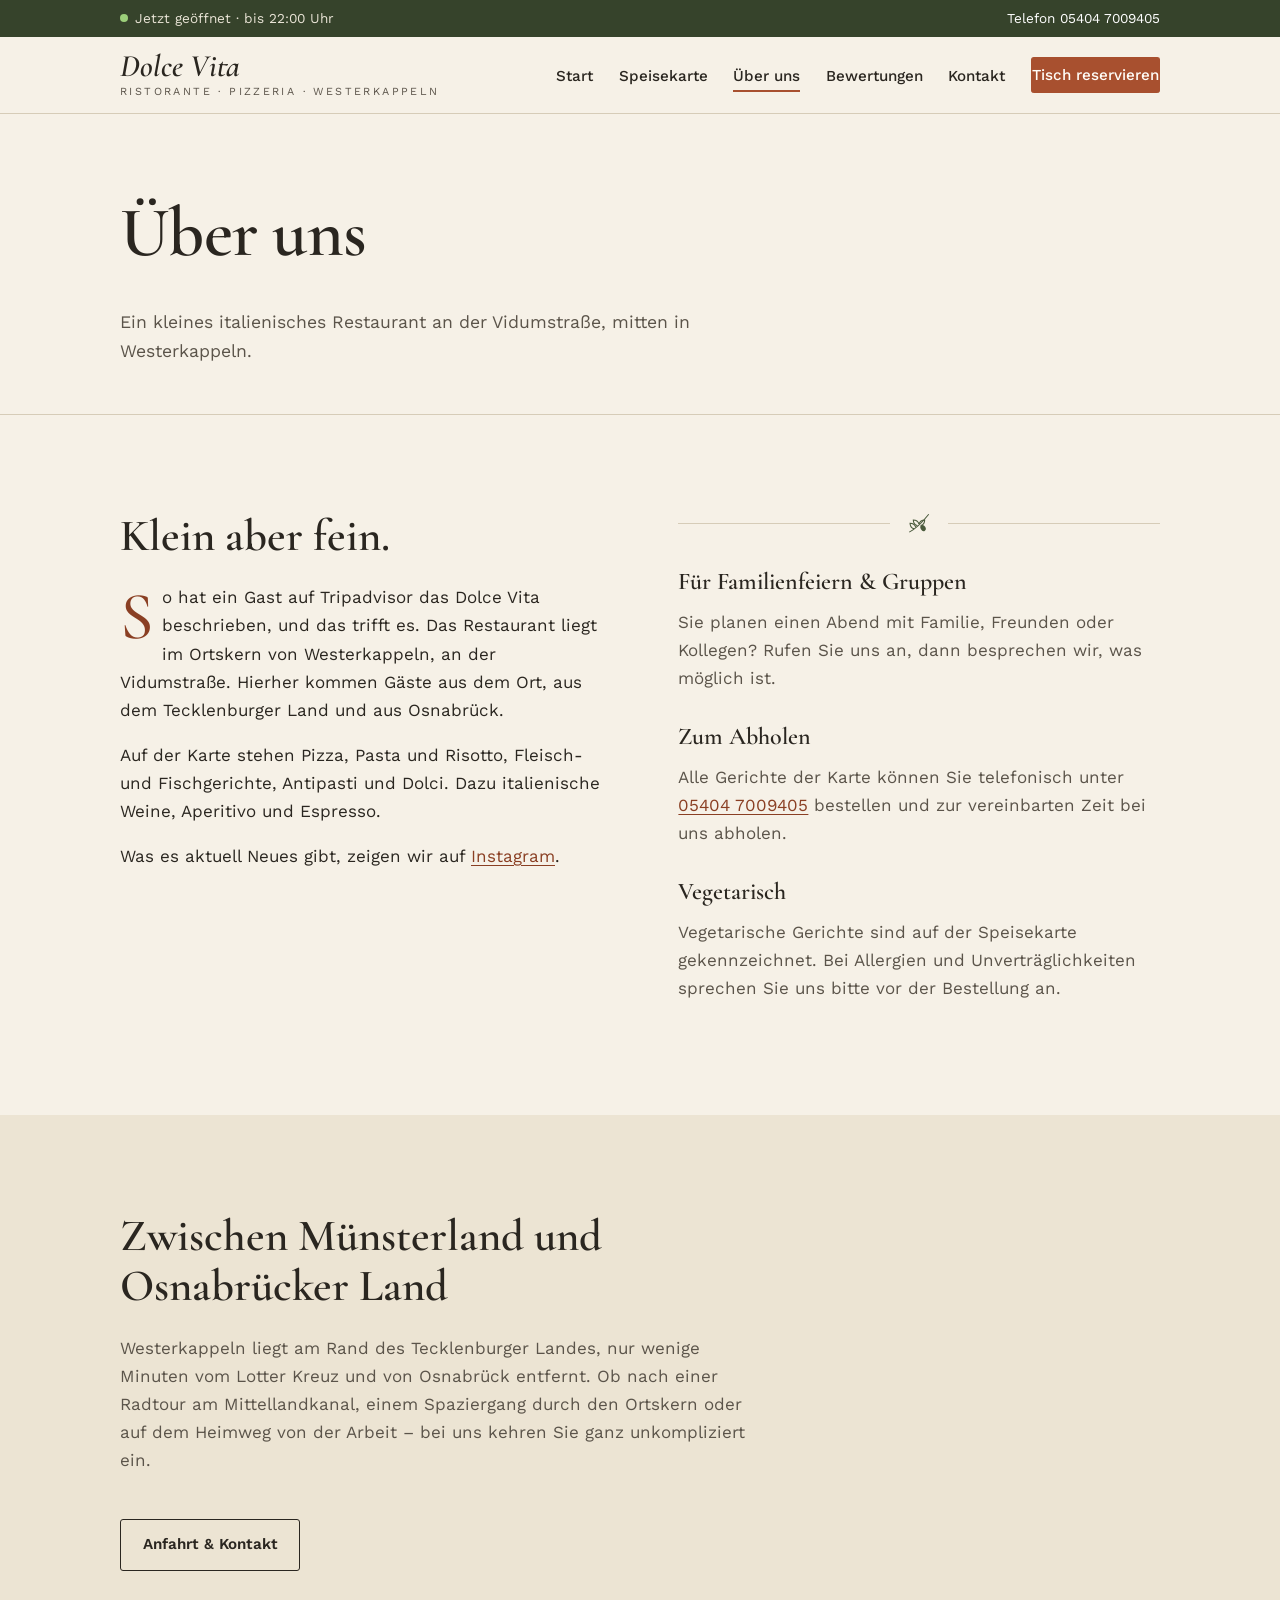
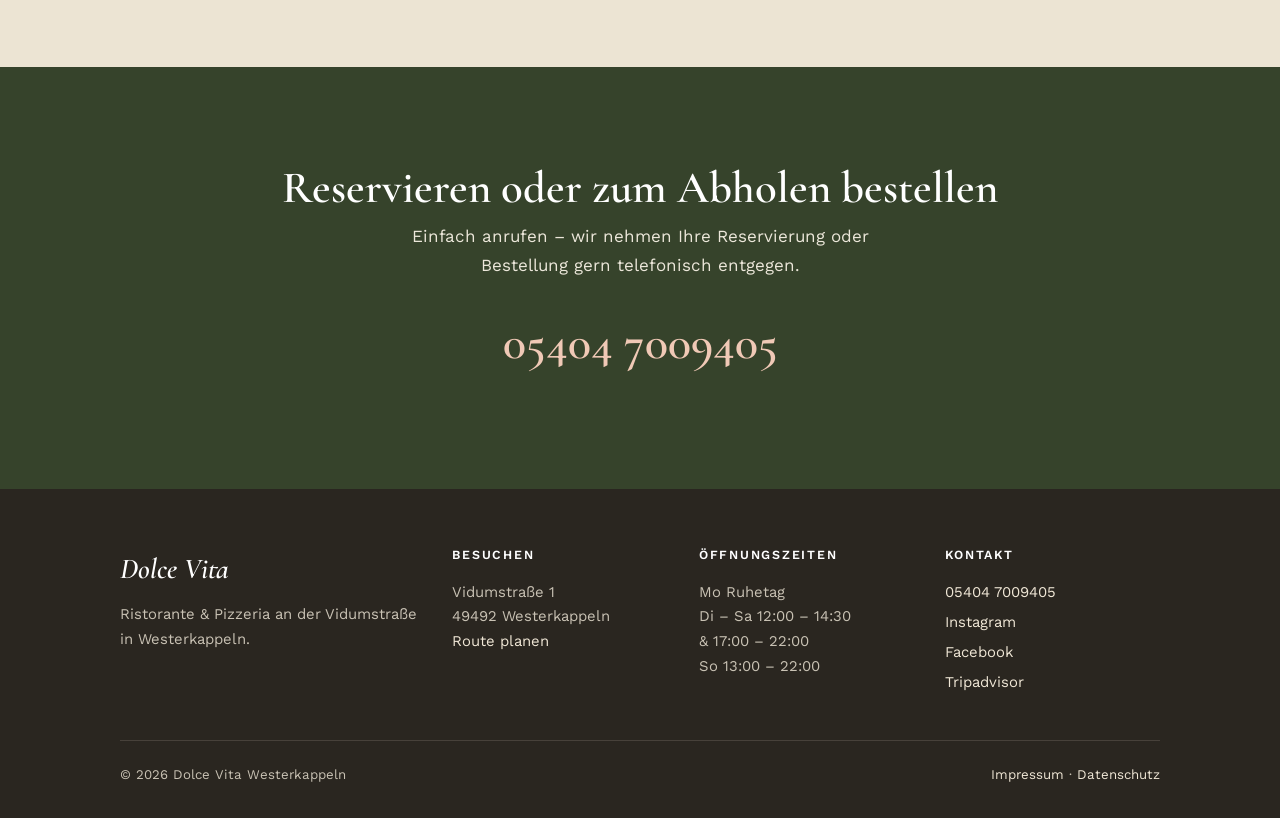
<file: ueber-uns.html>
<!doctype html>
<html lang="de">
<head>
<meta charset="utf-8">
<meta name="viewport" content="width=device-width, initial-scale=1">
<title>Über uns – Dolce Vita Westerkappeln</title>
<meta name="description" content="Das Dolce Vita ist ein kleines italienisches Restaurant im Ortskern von Westerkappeln: frische Küche, Familienfeiern, Speisen zum Abholen.">
<meta name="theme-color" content="#36432b">
<meta property="og:type" content="restaurant">
<meta property="og:title" content="Über uns – Dolce Vita Westerkappeln">
<meta property="og:description" content="Das Dolce Vita ist ein kleines italienisches Restaurant im Ortskern von Westerkappeln: frische Küche, Familienfeiern, Speisen zum Abholen.">
<meta property="og:locale" content="de_DE">
<link rel="icon" href="img/favicon.svg" type="image/svg+xml">
<link rel="stylesheet" href="css/style.css">
</head>
<body>
<a class="skip" href="#inhalt">Zum Inhalt springen</a>
<div class="topbar">
  <div class="wrap">
    <span data-status>Vidumstraße 1 · Westerkappeln</span>
    <span><a href="tel:+4954047009405">Telefon 05404 7009405</a></span>
  </div>
</div>
<header class="site-header">
  <div class="wrap">
    <a class="brand" href="index.html" aria-label="Dolce Vita – zur Startseite">
      <span class="brand-name">Dolce Vita</span>
      <span class="brand-sub">Ristorante · Pizzeria · Westerkappeln</span>
    </a>
    <button class="nav-toggle" aria-expanded="false" aria-controls="nav">Menü</button>
    <nav class="nav" id="nav" aria-label="Hauptnavigation">
      <ul>
        <li><a href="index.html">Start</a></li><li><a href="speisekarte.html">Speisekarte</a></li><li><a href="ueber-uns.html" aria-current="page">Über uns</a></li><li><a href="bewertungen.html">Bewertungen</a></li><li><a href="kontakt.html">Kontakt</a></li><li><a class="btn btn-small" href="tel:+4954047009405">Tisch reservieren</a></li>
      </ul>
    </nav>
  </div>
</header>
<main id="inhalt">
<section class="page-head">
  <div class="wrap">
    <h1>Über uns</h1>
    <p>Ein kleines italienisches Restaurant an der Vidumstraße, mitten in Westerkappeln.</p>
  </div>
</section>

<section class="section">
  <div class="wrap two-col">
    <div class="prose">
      <h2>Klein aber fein.</h2>
      <p class="drop">So hat ein Gast auf Tripadvisor das Dolce Vita beschrieben, und das trifft es. Das Restaurant liegt im Ortskern von Westerkappeln, an der Vidumstraße. Hierher kommen Gäste aus dem Ort, aus dem Tecklenburger Land und aus Osnabrück.</p>
      <p>Auf der Karte stehen Pizza, Pasta und Risotto, Fleisch- und Fischgerichte, Antipasti und Dolci. Dazu italienische Weine, Aperitivo und Espresso.</p>
      <p>Was es aktuell Neues gibt, zeigen wir auf <a href="https://www.instagram.com/dolcevita_westerkappeln/" rel="noopener">Instagram</a>.</p>
    </div>
    <div>
      <div class="rule"><svg viewBox="0 0 32 32" aria-hidden="true" fill="none" stroke="currentColor" stroke-width="1.3"><path d="M4 26C12 22 20 14 28 4"/><path d="M10 22c-3-1-5-4-5-7 3 0 6 2 7 5"/><path d="M16 16c1-3 4-5 7-5 0 3-2 6-5 7"/><path d="M14 18c-3-1-5-4-5-7 3 0 6 2 7 5"/><ellipse cx="21" cy="21" rx="3" ry="4" transform="rotate(-30 21 21)" fill="currentColor" stroke="none"/></svg></div>
      <h3>Für Familienfeiern &amp; Gruppen</h3>
      <p style="color:var(--ink-soft)">Sie planen einen Abend mit Familie, Freunden oder Kollegen? Rufen Sie uns an, dann besprechen wir, was möglich ist.</p>
      <h3 style="margin-top:2rem">Zum Abholen</h3>
      <p style="color:var(--ink-soft)">Alle Gerichte der Karte können Sie telefonisch unter <a href="tel:+4954047009405">05404 7009405</a> bestellen und zur vereinbarten Zeit bei uns abholen.</p>
      <h3 style="margin-top:2rem">Vegetarisch</h3>
      <p style="color:var(--ink-soft)">Vegetarische Gerichte sind auf der Speisekarte gekennzeichnet. Bei Allergien und Unverträglichkeiten sprechen Sie uns bitte vor der Bestellung an.</p>
    </div>
  </div>
</section>

<section class="section section-alt">
  <div class="wrap">
    <div class="section-head">
      <h2>Zwischen Münsterland und Osnabrücker Land</h2>
      <p>Westerkappeln liegt am Rand des Tecklenburger Landes, nur wenige Minuten vom Lotter Kreuz und von Osnabrück entfernt. Ob nach einer Radtour am Mittellandkanal, einem Spaziergang durch den Ortskern oder auf dem Heimweg von der Arbeit – bei uns kehren Sie ganz unkompliziert ein.</p>
    </div>
    <a class="btn btn-ghost" href="kontakt.html">Anfahrt &amp; Kontakt</a>
  </div>
</section>
<section class="section section-dark cta-band">
  <div class="wrap">
    <h2>Reservieren oder zum Abholen bestellen</h2>
    <p>Einfach anrufen – wir nehmen Ihre Reservierung oder Bestellung gern telefonisch entgegen.</p>
    <a class="phone-big" href="tel:+4954047009405">05404 7009405</a>
  </div>
</section>
</main>
<footer class="site-footer">
  <div class="wrap">
    <div class="footer-grid">
      <div>
        <span class="brand-name" style="font-family:var(--serif);font-style:italic;font-weight:600">Dolce Vita</span>
        <p style="margin-top:.6rem">Ristorante &amp; Pizzeria an der Vidumstraße in Westerkappeln.</p>
      </div>
      <div>
        <h4>Besuchen</h4>
        <p>Vidumstraße 1<br>49492 Westerkappeln<br><a href="https://www.google.com/maps/dir/?api=1&destination=Vidumstra%C3%9Fe+1%2C+49492+Westerkappeln" rel="noopener">Route planen</a></p>
      </div>
      <div>
        <h4>Öffnungszeiten</h4>
        <p>Mo Ruhetag<br>Di – Sa 12:00 – 14:30<br>&amp; 17:00 – 22:00<br>So 13:00 – 22:00</p>
      </div>
      <div>
        <h4>Kontakt</h4>
        <ul>
          <li><a href="tel:+4954047009405">05404 7009405</a></li>
          <li><a href="https://www.instagram.com/dolcevita_westerkappeln/" rel="noopener">Instagram</a></li>
          <li><a href="https://www.facebook.com/p/Dolce-vita-100069733084038/" rel="noopener">Facebook</a></li>
          <li><a href="https://www.tripadvisor.de/Restaurant_Review-g3331348-d24987084-Reviews-Dolce_vita-Westerkappeln_North_Rhine_Westphalia.html" rel="noopener">Tripadvisor</a></li>
        </ul>
      </div>
    </div>
    <div class="footer-bottom">
      <span>© <span id="year">2026</span> Dolce Vita Westerkappeln</span>
      <span><a href="impressum.html">Impressum</a> · <a href="datenschutz.html">Datenschutz</a></span>
    </div>
  </div>
</footer>
<script src="js/main.js"></script>
</body>
</html>
</file>
<file: css/style.css>
/* Dolce Vita Westerkappeln – Stylesheet
   Warmes Papier, Olive und Terrakotta: italienische Küche im Ortskern
   des Tecklenburger Landes. Bewusst ruhig, typografisch, ohne Effekthascherei. */

/* Schriften lokal eingebunden (SIL Open Font License, siehe fonts/) – keine Verbindung zu Google. */
@font-face { font-family: "Cormorant Garamond"; src: url("../fonts/cormorant-garamond-latin-500-normal.woff2") format("woff2"); font-weight: 500; font-style: normal; font-display: swap; }
@font-face { font-family: "Cormorant Garamond"; src: url("../fonts/cormorant-garamond-latin-600-normal.woff2") format("woff2"); font-weight: 600; font-style: normal; font-display: swap; }
@font-face { font-family: "Cormorant Garamond"; src: url("../fonts/cormorant-garamond-latin-500-italic.woff2") format("woff2"); font-weight: 500; font-style: italic; font-display: swap; }
@font-face { font-family: "Cormorant Garamond"; src: url("../fonts/cormorant-garamond-latin-600-italic.woff2") format("woff2"); font-weight: 600; font-style: italic; font-display: swap; }
@font-face { font-family: "Work Sans"; src: url("../fonts/work-sans-latin-400-normal.woff2") format("woff2"); font-weight: 400; font-style: normal; font-display: swap; }
@font-face { font-family: "Work Sans"; src: url("../fonts/work-sans-latin-500-normal.woff2") format("woff2"); font-weight: 500; font-style: normal; font-display: swap; }
@font-face { font-family: "Work Sans"; src: url("../fonts/work-sans-latin-600-normal.woff2") format("woff2"); font-weight: 600; font-style: normal; font-display: swap; }

:root {
  --paper: #f6f1e7;
  --paper-deep: #ece4d3;
  --ink: #2a2620;
  --ink-soft: #5b544a;
  --olive: #4a5a3c;
  --olive-dark: #36432b;
  --terra: #a8502f;
  --terra-dark: #8a3f23;
  --line: #d6ccb8;
  --white: #fffdf8;

  --serif: "Cormorant Garamond", Georgia, "Times New Roman", serif;
  --sans: "Work Sans", system-ui, -apple-system, "Segoe UI", sans-serif;

  --wrap: 1120px;
  --gutter: clamp(16px, 4vw, 40px);
}

*, *::before, *::after { box-sizing: border-box; }

html { scroll-behavior: smooth; }

body {
  margin: 0;
  background: var(--paper);
  color: var(--ink);
  font-family: var(--sans);
  font-size: 1.0625rem;
  line-height: 1.65;
  -webkit-font-smoothing: antialiased;
}

img { max-width: 100%; display: block; }

a { color: var(--terra-dark); text-underline-offset: 3px; }
a:hover { color: var(--terra); }

h1, h2, h3 {
  font-family: var(--serif);
  font-weight: 600;
  line-height: 1.12;
  margin: 0 0 .5em;
  color: var(--ink);
}
h1 { font-size: clamp(2.6rem, 6vw, 4.4rem); letter-spacing: -.01em; }
h2 { font-size: clamp(2rem, 4vw, 2.8rem); }
h3 { font-size: 1.5rem; }

p { margin: 0 0 1em; }

.wrap { max-width: var(--wrap); margin: 0 auto; padding: 0 var(--gutter); }

.eyebrow {
  font-family: var(--sans);
  font-size: .78rem;
  font-weight: 600;
  letter-spacing: .16em;
  text-transform: uppercase;
  color: var(--olive);
  margin-bottom: .9rem;
  display: block;
}

.skip {
  position: absolute; left: -999px; top: 0;
  background: var(--ink); color: var(--white); padding: .6rem 1rem; z-index: 100;
}
.skip:focus { left: 1rem; top: 1rem; }

/* ---------- Kopfbereich ---------- */

.topbar {
  background: var(--olive-dark);
  color: #e9e4d6;
  font-size: .85rem;
}
.topbar .wrap {
  display: flex; flex-wrap: wrap; gap: .3rem 1.5rem;
  justify-content: space-between; padding-top: .45rem; padding-bottom: .45rem;
}
.topbar a { color: #fff; text-decoration: none; }
.topbar a:hover { text-decoration: underline; }
.status-dot {
  display: inline-block; width: .5rem; height: .5rem; border-radius: 50%;
  background: #b9b2a2; margin-right: .45rem; vertical-align: .08em;
}
.status-dot.open { background: #9ccf7a; }

.site-header {
  background: var(--paper);
  border-bottom: 1px solid var(--line);
  position: sticky; top: 0; z-index: 50;
}
.site-header .wrap {
  display: flex; align-items: center; justify-content: space-between;
  min-height: 76px; gap: 1rem;
}

.brand { text-decoration: none; color: var(--ink); display: flex; flex-direction: column; line-height: 1; }
.brand-name { font-family: var(--serif); font-size: 1.95rem; font-weight: 600; font-style: italic; }
@media (max-width: 420px) { .brand-sub { letter-spacing: .12em; } }
.brand-sub {
  font-size: .68rem; letter-spacing: .22em; text-transform: uppercase;
  color: var(--ink-soft); margin-top: .3rem;
}

.nav ul { list-style: none; margin: 0; padding: 0; display: flex; gap: 1.6rem; align-items: center; }
.nav a {
  text-decoration: none; color: var(--ink); font-size: .95rem; font-weight: 500;
  padding: .3rem 0; border-bottom: 2px solid transparent; white-space: nowrap;
}
.nav a:hover { color: var(--terra-dark); }
.nav a[aria-current="page"] { border-bottom-color: var(--terra); }
.nav .btn { border-bottom: 0; }

.nav-toggle {
  display: none; background: none; border: 1px solid var(--line); border-radius: 4px;
  font: inherit; font-size: .9rem; padding: .45rem .8rem; color: var(--ink); cursor: pointer;
}

@media (max-width: 920px) {
  .nav-toggle { display: block; }
  .nav {
    position: absolute; left: 0; right: 0; top: 100%;
    background: var(--paper); border-bottom: 1px solid var(--line);
    display: none;
  }
  .nav.open { display: block; }
  .nav ul { flex-direction: column; align-items: stretch; gap: 0; padding: .5rem var(--gutter) 1.2rem; }
  .nav li a { display: block; padding: .8rem 0; border-bottom: 1px solid var(--line); }
  .nav li:last-child a { border-bottom: 0; margin-top: .8rem; text-align: center; }
}

/* ---------- Buttons ---------- */

.btn {
  display: inline-block;
  background: var(--terra);
  color: var(--white) !important;
  text-decoration: none;
  font-weight: 600;
  font-size: .95rem;
  padding: .78rem 1.35rem;
  border-radius: 3px;
  border: 1px solid var(--terra);
  transition: background .15s;
}
.btn:hover { background: var(--terra-dark); border-color: var(--terra-dark); }
.btn-ghost { background: transparent; color: var(--ink) !important; border-color: var(--ink); }
.btn-ghost:hover { background: var(--ink); color: var(--white) !important; border-color: var(--ink); }
.btn-small { padding: .55rem 1.1rem; font-size: .88rem; }

/* ---------- Hero ---------- */

.hero {
  position: relative;
  padding: clamp(3.5rem, 9vw, 7rem) 0 clamp(3rem, 7vw, 5.5rem);
  overflow: hidden;
}
.hero-grid {
  display: grid; grid-template-columns: 1.25fr .9fr; gap: clamp(2rem, 5vw, 4.5rem); align-items: center;
}
.hero h1 em { font-style: italic; color: var(--terra-dark); }
.hero .lead { font-size: 1.18rem; color: var(--ink-soft); max-width: 34rem; margin-bottom: 2rem; }
.hero-actions { display: flex; flex-wrap: wrap; gap: .8rem; }

.hero-card {
  background: var(--white);
  border: 1px solid var(--line);
  padding: 2rem 2rem 1.6rem;
  position: relative;
}
.hero-card::before {
  content: ""; position: absolute; inset: 8px; border: 1px solid var(--line); pointer-events: none;
}
.hero-card h2 { font-size: 1.6rem; margin-bottom: 1rem; }
.hours { width: 100%; border-collapse: collapse; font-size: .95rem; }
.hours th { text-align: left; font-weight: 500; padding: .45rem 1rem .45rem 0; vertical-align: top; }
.hours td { text-align: right; padding: .45rem 0; vertical-align: top; white-space: nowrap; color: var(--ink-soft); font-variant-numeric: tabular-nums; }
.hours tr + tr th, .hours tr + tr td { border-top: 1px dotted var(--line); }
.hours tr.today th, .hours tr.today td { color: var(--terra-dark); font-weight: 600; }
.hero-card .small { font-size: .85rem; color: var(--ink-soft); margin: 1rem 0 0; }

@media (max-width: 860px) {
  .hero-grid { grid-template-columns: 1fr; }
}

/* ---------- Sektionen ---------- */

.section { padding: clamp(3.5rem, 8vw, 6rem) 0; }
.section-alt { background: var(--paper-deep); }
.section-dark { background: var(--olive-dark); color: #ece7da; }
.section-dark h2, .section-dark h3 { color: #fff; }
.section-dark .eyebrow { color: #c9d1b5; }
.section-dark a { color: #f0c9b6; }

.section-head { max-width: 40rem; margin-bottom: 2.8rem; }
.section-head p { color: var(--ink-soft); }
.section-dark .section-head p { color: #d6d0c0; }

.two-col { display: grid; grid-template-columns: 1fr 1fr; gap: clamp(2rem, 6vw, 5rem); align-items: start; }
@media (max-width: 760px) { .two-col { grid-template-columns: 1fr; } }

.prose p { max-width: 38rem; }
.prose .drop::first-letter {
  font-family: var(--serif); float: left; font-size: 4.2rem; line-height: .85;
  padding: .3rem .5rem 0 0; color: var(--terra-dark);
}

/* Drei Säulen */
.pillars { display: grid; grid-template-columns: repeat(3, 1fr); gap: 2.5rem; }
.pillar { border-top: 2px solid var(--ink); padding-top: 1.2rem; }
.pillar .num { font-family: var(--serif); font-style: italic; font-size: 1.1rem; color: var(--terra-dark); display: block; margin-bottom: .2rem; }
.pillar p { color: var(--ink-soft); font-size: .98rem; }
@media (max-width: 760px) { .pillars { grid-template-columns: 1fr; gap: 2rem; } }

/* Empfehlungen auf der Startseite */
.picks { display: grid; grid-template-columns: repeat(3, 1fr); gap: 1.5rem; }
.pick {
  background: var(--white); border: 1px solid var(--line); padding: 1.6rem 1.5rem;
  display: flex; flex-direction: column;
}
.pick .tag { font-size: .72rem; font-weight: 600; letter-spacing: .14em; text-transform: uppercase; color: var(--olive); }
.pick h3 { margin: .5rem 0 .4rem; }
.pick p { color: var(--ink-soft); font-size: .96rem; flex: 1; }
.pick .price { font-family: var(--serif); font-size: 1.35rem; font-weight: 600; color: var(--ink); }
@media (max-width: 860px) { .picks { grid-template-columns: 1fr; } }

/* ---------- Bewertungen ---------- */

.rating-row { display: flex; flex-wrap: wrap; gap: 1rem 3rem; margin-bottom: 2.5rem; }
.rating { display: flex; align-items: baseline; gap: .7rem; }
.rating .score { font-family: var(--serif); font-size: 3.2rem; font-weight: 600; line-height: 1; }
.rating .meta { font-size: .9rem; line-height: 1.35; }
.rating .meta strong { display: block; font-weight: 600; }
.stars { color: #e3b04b; letter-spacing: .1em; font-size: 1rem; }

.quotes { display: grid; grid-template-columns: repeat(3, 1fr); gap: 2rem; }
.quote { margin: 0; }
.quote blockquote {
  margin: 0 0 1rem; font-family: var(--serif); font-size: 1.45rem; line-height: 1.3; font-style: italic;
}
.quote blockquote::before { content: "„"; }
.quote blockquote::after { content: "“"; }
.quote figcaption { font-size: .85rem; opacity: .85; }
@media (max-width: 860px) { .quotes { grid-template-columns: 1fr; } }

.review-list { display: grid; gap: 1.5rem; }
.review {
  background: var(--white); border: 1px solid var(--line); padding: 1.6rem 1.8rem;
}
.review-head { display: flex; flex-wrap: wrap; justify-content: space-between; gap: .4rem 1rem; margin-bottom: .6rem; }
.review h3 { font-size: 1.4rem; margin: 0; }
.review .source { font-size: .8rem; font-weight: 600; letter-spacing: .1em; text-transform: uppercase; color: var(--olive); }
.review p { color: var(--ink-soft); margin: 0; }

/* ---------- Seitenkopf Unterseiten ---------- */

.page-head { padding: clamp(3rem, 7vw, 5rem) 0 clamp(2rem, 4vw, 3rem); border-bottom: 1px solid var(--line); }
.page-head p { color: var(--ink-soft); max-width: 40rem; font-size: 1.1rem; margin: 0; }

/* ---------- Speisekarte ---------- */

.menu-layout { display: grid; grid-template-columns: 210px 1fr; gap: 3.5rem; align-items: start; }
.menu-nav { position: sticky; top: 100px; }
.menu-layout > * { min-width: 0; }
.menu-nav ol { list-style: none; margin: 0; padding: 0; border-left: 1px solid var(--line); }
.menu-nav a {
  display: block; padding: .38rem 0 .38rem 1rem; text-decoration: none; color: var(--ink-soft);
  font-size: .95rem; margin-left: -1px; border-left: 2px solid transparent;
}
.menu-nav a:hover, .menu-nav a.active { color: var(--ink); border-left-color: var(--terra); }

@media (max-width: 860px) {
  .menu-layout { grid-template-columns: 1fr; gap: 1.5rem; }
  .menu-nav { position: sticky; top: 76px; z-index: 10; background: var(--paper); margin: 0 calc(var(--gutter) * -1); padding: .6rem var(--gutter); border-bottom: 1px solid var(--line); }
  .menu-nav ol { display: flex; gap: .5rem; overflow-x: auto; border-left: 0; scrollbar-width: none; }
  .menu-nav ol::-webkit-scrollbar { display: none; }
  .menu-nav a { white-space: nowrap; border: 1px solid var(--line); border-radius: 999px; padding: .35rem .9rem; margin: 0; font-size: .88rem; }
  .menu-nav a:hover, .menu-nav a.active { border-color: var(--ink); background: var(--ink); color: var(--white); }
}

.menu-section { padding-bottom: 3rem; margin-bottom: 3rem; border-bottom: 1px solid var(--line); scroll-margin-top: 140px; }
.menu-section:last-child { border-bottom: 0; }
.menu-section > header { margin-bottom: 1.6rem; }
.menu-section > header h2 { margin-bottom: .2rem; }
.menu-section > header p { color: var(--ink-soft); font-size: .95rem; margin: 0; }

.dish { display: grid; grid-template-columns: 2.4rem 1fr auto; gap: 0 .8rem; padding: .9rem 0; border-top: 1px dotted var(--line); }
.dish:first-of-type { border-top: 0; }
.dish .no { font-size: .8rem; color: var(--ink-soft); padding-top: .32rem; font-variant-numeric: tabular-nums; }
.dish h3 { font-family: var(--sans); font-size: 1.02rem; font-weight: 600; margin: 0; line-height: 1.4; }
.dish p { margin: .15rem 0 0; font-size: .94rem; color: var(--ink-soft); }
.dish .price { font-weight: 600; font-variant-numeric: tabular-nums; white-space: nowrap; }
.dish .badge {
  display: inline-block; font-size: .66rem; font-weight: 600; letter-spacing: .08em; text-transform: uppercase;
  border: 1px solid currentColor; border-radius: 2px; padding: 0 .3rem; margin-left: .4rem; vertical-align: .15em;
}
.badge.veg { color: var(--olive); }
.badge.house { color: var(--terra-dark); }
.dish sup { font-size: .65em; color: var(--ink-soft); font-weight: 400; }

.menu-note { background: var(--white); border: 1px solid var(--line); padding: 1.2rem 1.4rem; font-size: .92rem; color: var(--ink-soft); }
.menu-note p:last-child { margin: 0; }

.size-head { display: grid; grid-template-columns: 2.4rem 1fr auto; gap: 0 .8rem; font-size: .78rem; text-transform: uppercase; letter-spacing: .1em; color: var(--ink-soft); }
.size-head span:last-child, .dish .prices { text-align: right; }
.dish .prices { font-weight: 600; font-variant-numeric: tabular-nums; white-space: nowrap; }
.dish .prices span + span::before { content: " / "; font-weight: 400; color: var(--ink-soft); }

/* ---------- Kontakt ---------- */

.info-grid { display: grid; grid-template-columns: repeat(3, 1fr); gap: 2.5rem; }
.info-grid h3 { font-size: 1.35rem; margin-bottom: .6rem; }
.info-grid p, .info-grid address { font-style: normal; color: var(--ink-soft); }
@media (max-width: 860px) { .info-grid { grid-template-columns: 1fr; gap: 2rem; } }

.map-card {
  background: var(--white); border: 1px solid var(--line); padding: 2rem;
  display: grid; grid-template-columns: 1fr auto; gap: 1.5rem; align-items: center;
}
.map-card svg { width: 100%; height: auto; max-width: 420px; }
@media (max-width: 760px) { .map-card { grid-template-columns: 1fr; } }

.steps { list-style: none; margin: 0; padding: 0; counter-reset: s; }
.steps li { counter-increment: s; position: relative; padding-left: 2.6rem; margin-bottom: 1.2rem; }
.steps li::before {
  content: counter(s); position: absolute; left: 0; top: 0;
  width: 1.8rem; height: 1.8rem; border-radius: 50%; border: 1px solid var(--ink);
  display: grid; place-items: center; font-size: .85rem; font-weight: 600;
}
.steps strong { display: block; }

/* ---------- Rechtliches ---------- */

.legal { max-width: 46rem; }
.legal h2 { font-size: 1.7rem; margin-top: 2.2rem; }
.legal h3 { font-size: 1.25rem; margin-top: 1.6rem; }
.legal p, .legal li { color: var(--ink-soft); }
.todo { background: #fbe9c9; color: #6b4a12; padding: 0 .25rem; }

/* ---------- CTA-Band ---------- */

.cta-band { text-align: center; }
.cta-band h2 { margin-bottom: .6rem; }
.cta-band p { margin: 0 auto 1.6rem; max-width: 34rem; }
.phone-big { font-family: var(--serif); font-size: clamp(2rem, 5vw, 3rem); font-weight: 600; text-decoration: none; display: inline-block; margin-bottom: .6rem; }

/* ---------- Fußbereich ---------- */

.site-footer { background: var(--ink); color: #c9c2b4; font-size: .93rem; padding: 3.5rem 0 2rem; }
.site-footer a { color: #f0e7d6; text-decoration: none; }
.site-footer a:hover { text-decoration: underline; }
.footer-grid { display: grid; grid-template-columns: 1.4fr 1fr 1fr 1fr; gap: 2rem; }
.site-footer h4 { color: #fff; font-family: var(--sans); font-size: .78rem; letter-spacing: .14em; text-transform: uppercase; margin: 0 0 .9rem; }
.site-footer ul { list-style: none; margin: 0; padding: 0; }
.site-footer li { margin-bottom: .35rem; }
.site-footer .brand-name { color: #fff; font-size: 1.8rem; }
.footer-bottom { border-top: 1px solid #47413a; margin-top: 2.5rem; padding-top: 1.4rem; display: flex; flex-wrap: wrap; justify-content: space-between; gap: .5rem; font-size: .83rem; }
@media (max-width: 860px) { .footer-grid { grid-template-columns: 1fr 1fr; } }
@media (max-width: 520px) { .footer-grid { grid-template-columns: 1fr; } }

/* Ornament */
.rule { display: flex; align-items: center; gap: 1rem; color: var(--line); margin: 0 0 2rem; }
.rule::before, .rule::after { content: ""; flex: 1; height: 1px; background: currentColor; }
.rule svg { width: 26px; height: 26px; color: var(--olive); }

@media print {
  .topbar, .site-header, .site-footer, .menu-nav, .cta-band { display: none; }
  body { background: #fff; }
  .menu-layout { display: block; }
}

/* ---------- Startseite: Ort, Kartenübersicht ---------- */

.hero-place {
  font-size: .9rem; color: var(--ink-soft); margin-bottom: 1.2rem;
  padding-left: .9rem; border-left: 2px solid var(--terra);
}

.split-head { display: flex; flex-wrap: wrap; align-items: baseline; justify-content: space-between; gap: .5rem 2rem; margin-bottom: 1.8rem; }
.split-head h2 { margin: 0; }

.cat-list { list-style: none; margin: 0; padding: 0; display: grid; grid-template-columns: 1fr 1fr; column-gap: 3.5rem; border-top: 1px solid var(--ink); }
.cat-list a {
  display: flex; justify-content: space-between; align-items: baseline; gap: 1rem;
  padding: 1.05rem 0; border-bottom: 1px solid var(--line); text-decoration: none; color: var(--ink);
}
.cat-list .cat-name { font-family: var(--serif); font-size: 1.6rem; font-weight: 600; line-height: 1.1; }
.cat-list .cat-desc { font-size: .9rem; color: var(--ink-soft); text-align: right; }
.cat-list a:hover .cat-name { color: var(--terra-dark); }
@media (max-width: 760px) {
  .cat-list { grid-template-columns: 1fr; }
  .cat-list a { flex-direction: column; gap: .15rem; }
  .cat-list .cat-desc { text-align: left; }
}
</file>
